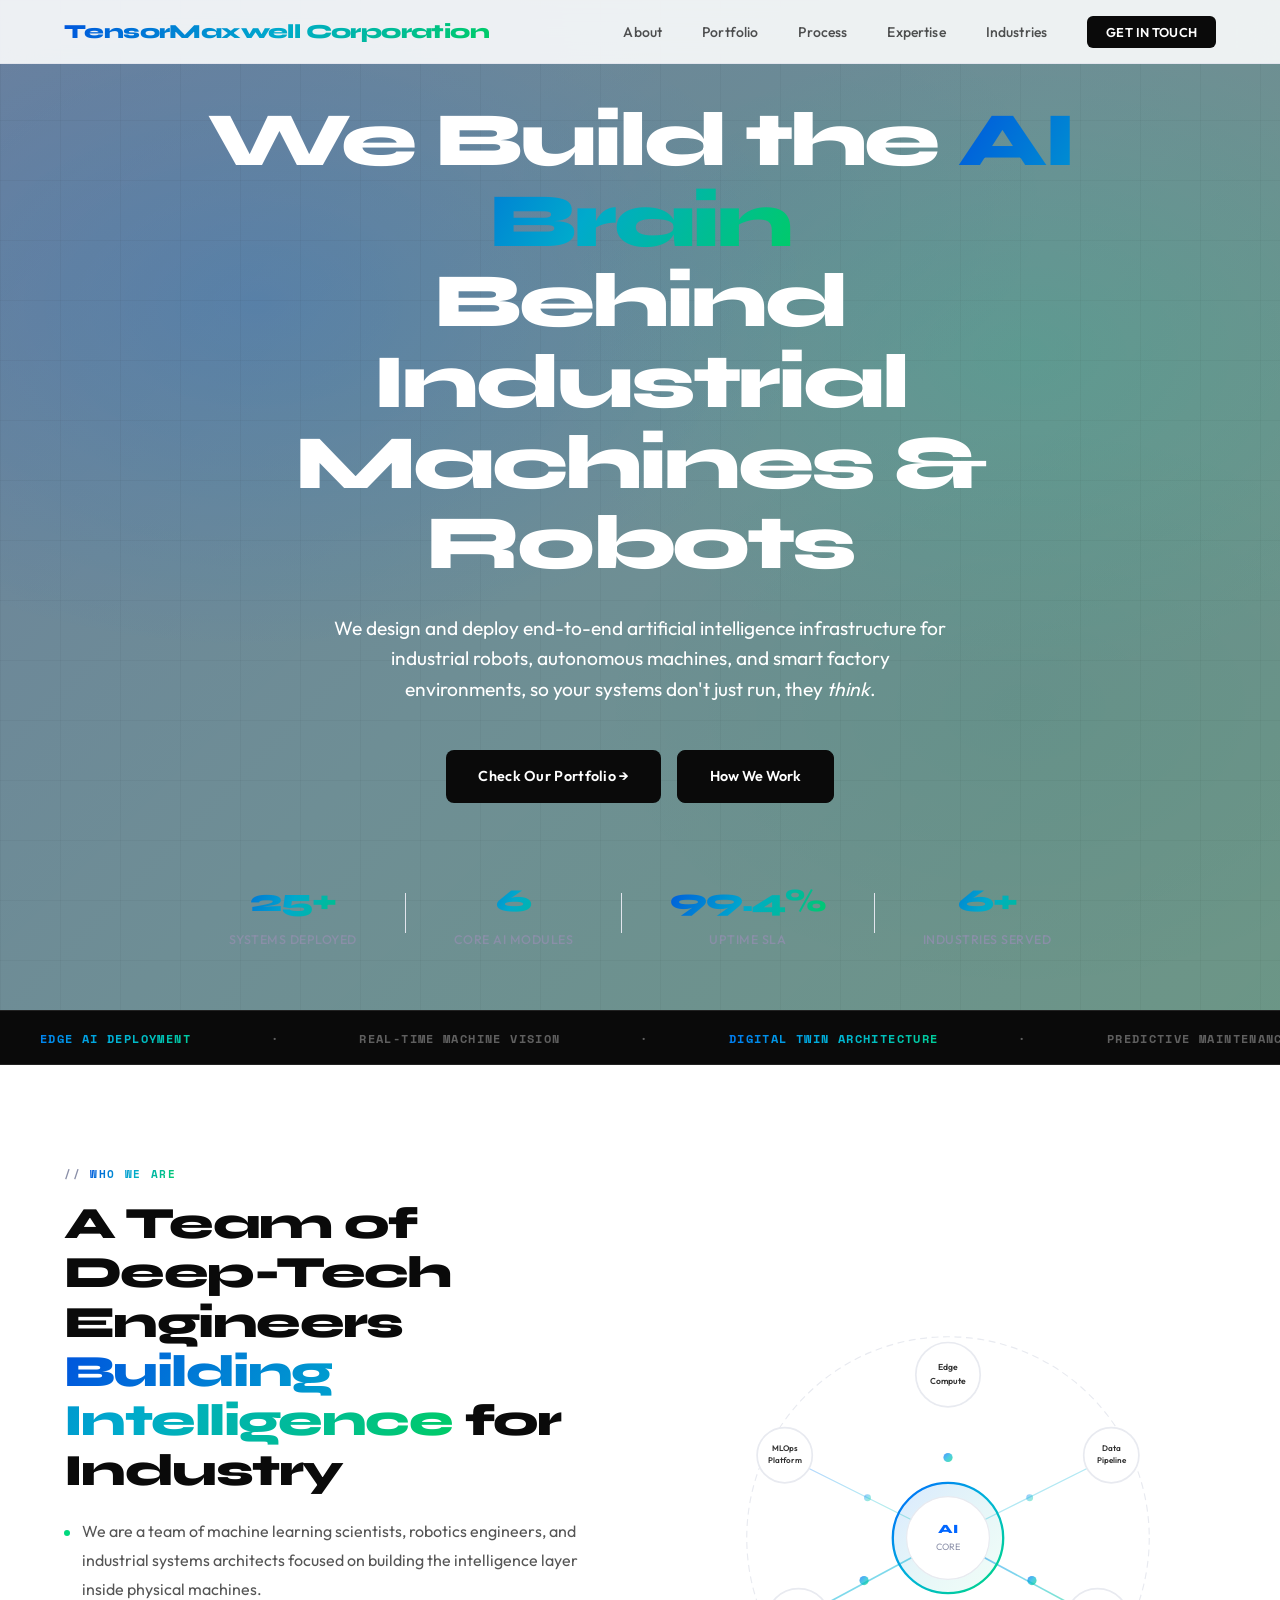
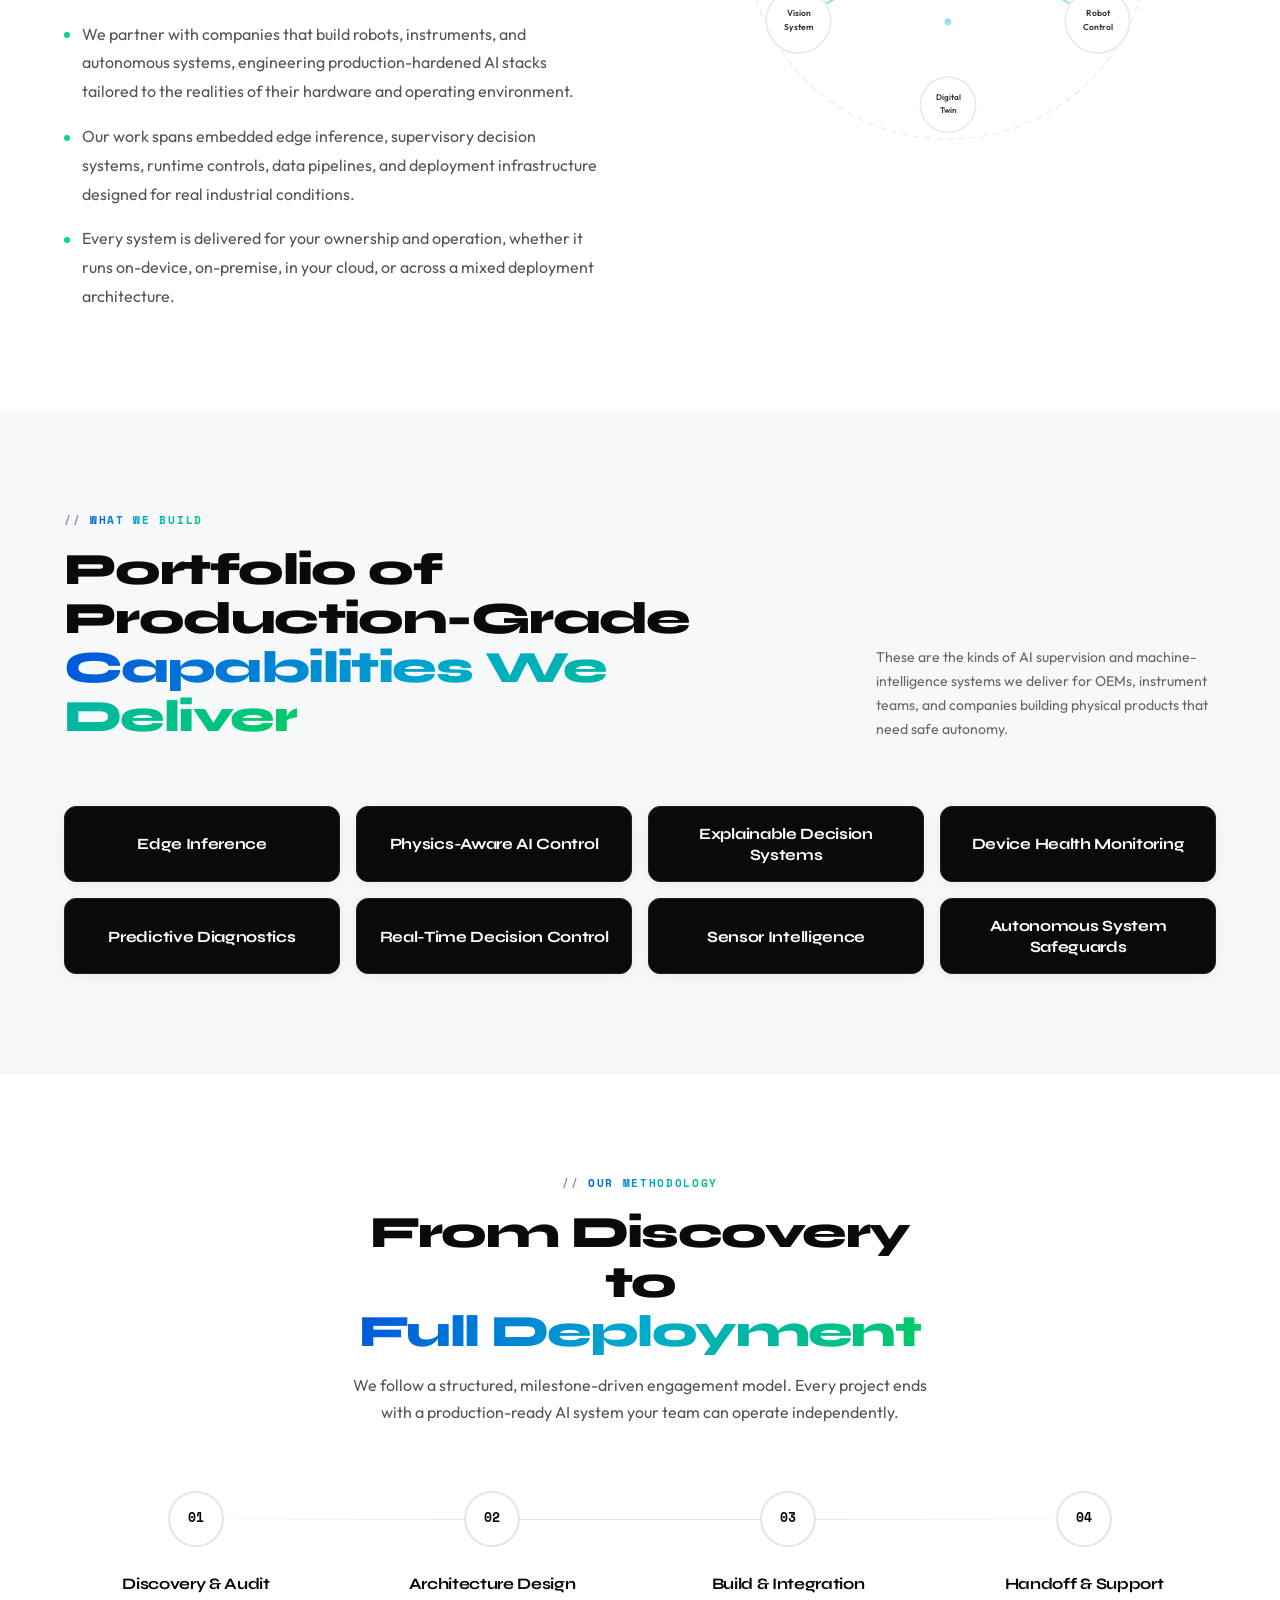
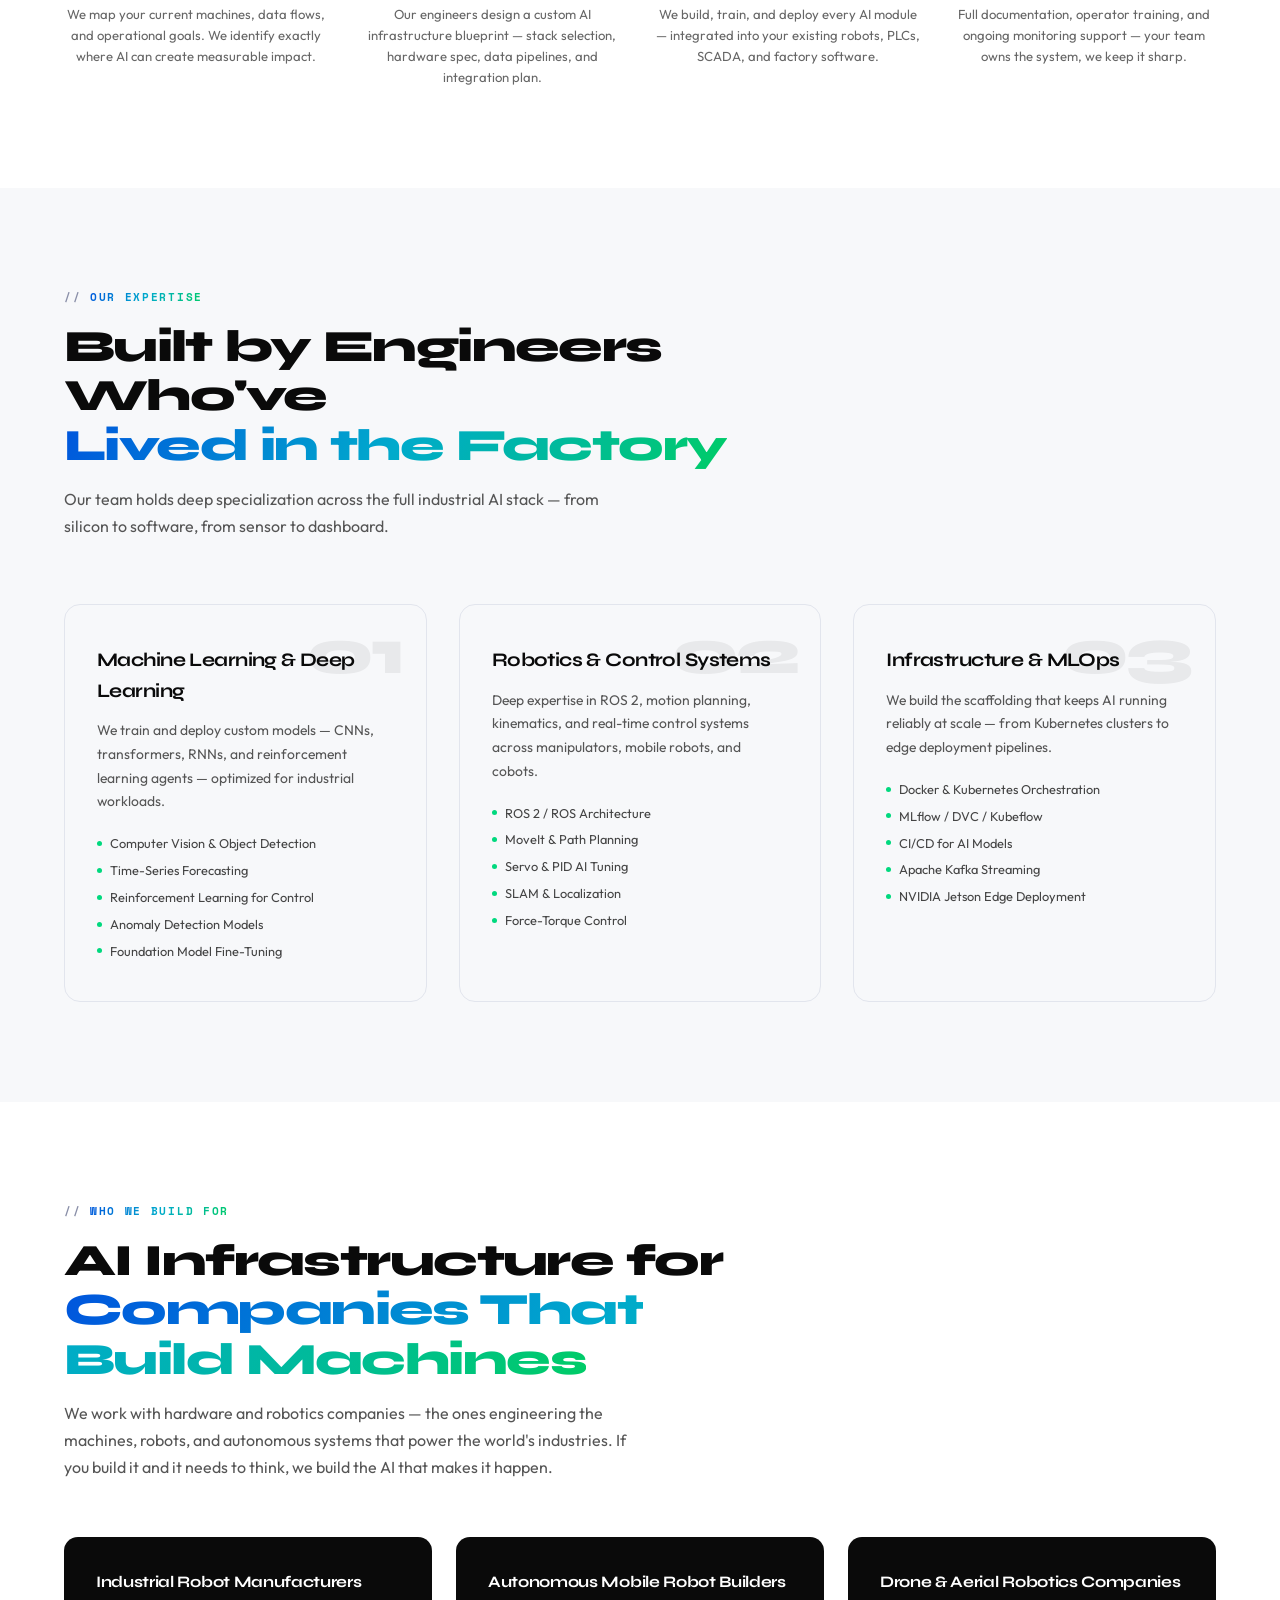
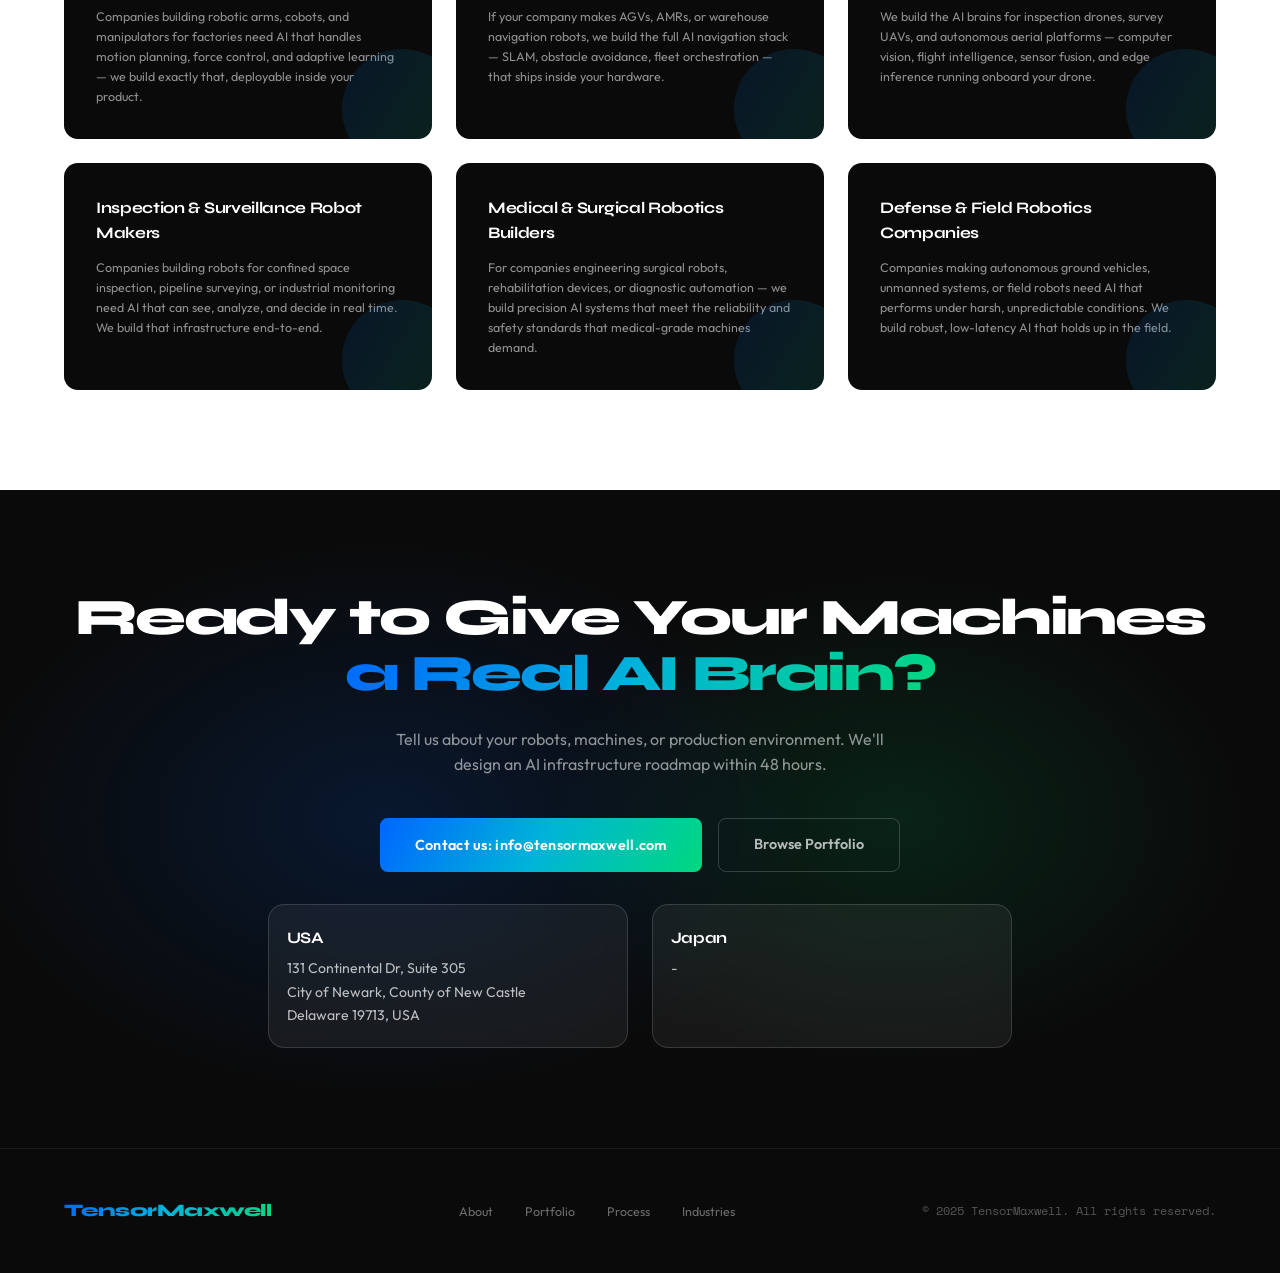
<file: index.html>
<!DOCTYPE html>
<html lang="en">
<head>
  <meta charset="UTF-8" />
  <meta name="viewport" content="width=device-width, initial-scale=1.0"/>
  <title>TensorMaxwell — Industrial AI Infrastructure</title>
  <link rel="preconnect" href="https://fonts.googleapis.com">
  <link rel="preconnect" href="https://fonts.gstatic.com" crossorigin>
  <link href="https://fonts.googleapis.com/css2?family=Syne:wght@400;600;700;800&family=Outfit:wght@300;400;500;600&family=Space+Mono:wght@400;700&display=swap" rel="stylesheet">
  <style>
    :root {
      --black: #0a0a0a;
      --white: #ffffff;
      --off-white: #f7f8fa;
      --light-gray: #eef0f4;
      --mid-gray: #8a8fa8;
      --border: #e2e5ed;
      --grad-start: #0066ff;
      --grad-mid: #00b4d8;
      --grad-end: #00d97e;
      --grad: linear-gradient(120deg, var(--grad-start), var(--grad-mid), var(--grad-end));
      --grad-text: linear-gradient(120deg, #0055dd, #00aacc, #00cc66);
      --shadow-sm: 0 2px 12px rgba(0,0,0,0.06);
      --shadow-md: 0 8px 32px rgba(0,0,0,0.10);
      --shadow-hover: 0 20px 50px rgba(0,100,255,0.12);
    }

    * { margin: 0; padding: 0; box-sizing: border-box; }

    html { scroll-behavior: smooth; }

    body {
      background: var(--white);
      color: var(--black);
      font-family: 'Outfit', sans-serif;
      font-weight: 400;
      overflow-x: hidden;
      line-height: 1.6;
    }

    /* ── NAV ── */
    nav {
      position: fixed;
      top: 0; left: 0; right: 0;
      z-index: 100;
      background: rgba(255,255,255,0.88);
      backdrop-filter: blur(18px);
      border-bottom: 1px solid var(--border);
      padding: 0 5%;
      height: 64px;
      display: flex;
      align-items: center;
      justify-content: space-between;
    }

    .nav-logo {
      font-family: 'Syne', sans-serif;
      font-weight: 800;
      font-size: 1.25rem;
      letter-spacing: -0.03em;
      background: var(--grad-text);
      -webkit-background-clip: text;
      -webkit-text-fill-color: transparent;
      background-clip: text;
    }

    .nav-links {
      display: flex;
      gap: 2.5rem;
      list-style: none;
    }

    .nav-links a {
      font-size: 0.875rem;
      font-weight: 500;
      color: var(--black);
      text-decoration: none;
      letter-spacing: 0.01em;
      opacity: 0.7;
      transition: opacity 0.2s;
    }

    .nav-links a:hover { opacity: 1; }

    .nav-cta {
      background: var(--black);
      color: var(--white) !important;
      opacity: 1 !important;
      padding: 0.5rem 1.2rem;
      border-radius: 6px;
      font-size: 0.8rem !important;
      font-weight: 600 !important;
      letter-spacing: 0.04em;
      text-transform: uppercase;
      transition: background 0.2s, transform 0.15s !important;
    }

    .nav-cta:hover { background: #1a1a1a !important; transform: translateY(-1px); }

    /* ── HERO ── */
    .hero {
      min-height: 100vh;
      display: flex;
      flex-direction: column;
      align-items: center;
      justify-content: center;
      padding: 100px 5% 60px;
      position: relative;
      overflow: hidden;
      text-align: center;
    }

    .hero-video-wrap {
      position: absolute;
      inset: 0;
      overflow: hidden;
      z-index: 0;
      pointer-events: none;
    }

    .hero-video {
      width: 100%;
      height: 100%;
      object-fit: cover;
      filter: blur(3px) saturate(1.08) brightness(0.62);
      transform: scale(1.01);
    }

    .hero-video-wrap::after {
      content: '';
      position: absolute;
      inset: 0;
      background:
        linear-gradient(135deg, rgba(0, 102, 255, 0.18), rgba(0, 180, 216, 0.16), rgba(0, 217, 126, 0.18)),
        radial-gradient(ellipse 800px 500px at 20% 30%, rgba(0, 102, 255, 0.14) 0%, transparent 70%),
        radial-gradient(ellipse 680px 460px at 80% 35%, rgba(0, 217, 126, 0.14) 0%, transparent 70%),
        rgba(8, 16, 18, 0.5);
    }

    .hero::before {
      content: '';
      position: absolute;
      inset: 0;
      background:
        radial-gradient(ellipse 700px 500px at 20% 30%, rgba(0,102,255,0.06) 0%, transparent 70%),
        radial-gradient(ellipse 600px 400px at 80% 70%, rgba(0,217,126,0.07) 0%, transparent 70%),
        radial-gradient(ellipse 400px 300px at 60% 20%, rgba(0,180,216,0.05) 0%, transparent 70%);
      pointer-events: none;
    }

    /* Grid overlay */
    .hero::after {
      content: '';
      position: absolute;
      inset: 0;
      background-image:
        linear-gradient(rgba(0,0,0,0.035) 1px, transparent 1px),
        linear-gradient(90deg, rgba(0,0,0,0.035) 1px, transparent 1px);
      background-size: 60px 60px;
      pointer-events: none;
    }

    .hero-badge {
      display: inline-flex;
      align-items: center;
      gap: 0.5rem;
      background: var(--off-white);
      border: 1px solid var(--border);
      border-radius: 100px;
      padding: 0.35rem 1rem;
      font-size: 0.75rem;
      font-weight: 600;
      letter-spacing: 0.08em;
      text-transform: uppercase;
      color: var(--mid-gray);
      margin-bottom: 2.5rem;
      position: relative;
      z-index: 1;
      animation: fadeUp 0.7s ease both;
    }

    .badge-dot {
      width: 7px; height: 7px;
      border-radius: 50%;
      background: var(--grad-end);
      animation: pulse 2s infinite;
    }

    @keyframes pulse {
      0%, 100% { box-shadow: 0 0 0 0 rgba(0,217,126,0.5); }
      50% { box-shadow: 0 0 0 6px rgba(0,217,126,0); }
    }

    .hero h1 {
      font-family: 'Syne', sans-serif;
      font-weight: 800;
      font-size: clamp(2.8rem, 6vw, 5.5rem);
      line-height: 1.05;
      letter-spacing: -0.04em;
      max-width: 900px;
      color: var(--white);
      position: relative;
      z-index: 1;
      animation: fadeUp 0.7s 0.1s ease both;
    }

    .hero h1 .grad-word {
      background: var(--grad-text);
      -webkit-background-clip: text;
      -webkit-text-fill-color: transparent;
      background-clip: text;
    }

    .hero p {
      font-size: clamp(1rem, 1.6vw, 1.2rem);
      color: var(--white);
      max-width: 620px;
      margin: 1.8rem auto 0;
      font-weight: 400;
      position: relative;
      z-index: 1;
      animation: fadeUp 0.7s 0.2s ease both;
    }

    .hero-btns {
      display: flex;
      gap: 1rem;
      margin-top: 2.8rem;
      position: relative;
      z-index: 1;
      animation: fadeUp 0.7s 0.3s ease both;
      flex-wrap: wrap;
      justify-content: center;
    }

    .btn-primary {
      background: var(--black);
      color: var(--white);
      padding: 0.9rem 2rem;
      border-radius: 8px;
      font-size: 0.9rem;
      font-weight: 600;
      text-decoration: none;
      letter-spacing: 0.02em;
      transition: transform 0.2s, box-shadow 0.2s;
      display: inline-flex; align-items: center; gap: 0.5rem;
    }

    .btn-primary:hover { transform: translateY(-2px); box-shadow: 0 8px 24px rgba(0,0,0,0.2); }

    .btn-outline {
      background: var(--black);
      color: var(--white);
      padding: 0.9rem 2rem;
      border-radius: 8px;
      font-size: 0.9rem;
      font-weight: 600;
      text-decoration: none;
      border: 1.5px solid var(--black);
      transition: background 0.2s, border-color 0.2s, transform 0.2s, box-shadow 0.2s;
      display: inline-flex; align-items: center; gap: 0.5rem;
    }

    .btn-outline:hover {
      background: #1a1a1a;
      border-color: #1a1a1a;
      transform: translateY(-2px);
      box-shadow: 0 8px 24px rgba(0,0,0,0.2);
    }

    .hero-stats {
      display: flex;
      gap: 3rem;
      margin-top: 4.5rem;
      position: relative;
      z-index: 1;
      animation: fadeUp 0.7s 0.4s ease both;
      flex-wrap: wrap;
      justify-content: center;
    }

    .stat {
      text-align: center;
    }

    .stat-num {
      font-family: 'Syne', sans-serif;
      font-weight: 800;
      font-size: 2rem;
      letter-spacing: -0.04em;
      background: var(--grad-text);
      -webkit-background-clip: text;
      -webkit-text-fill-color: transparent;
      background-clip: text;
    }

    .stat-label {
      font-size: 0.78rem;
      color: var(--mid-gray);
      font-weight: 500;
      letter-spacing: 0.04em;
      text-transform: uppercase;
      margin-top: 0.2rem;
    }

    .stat-divider {
      width: 1px;
      background: var(--border);
      height: 40px;
      align-self: center;
    }

    @keyframes fadeUp {
      from { opacity: 0; transform: translateY(28px); }
      to { opacity: 1; transform: translateY(0); }
    }

    /* ── SECTION WRAPPER ── */
    section { padding: 100px 5%; }

    .section-label {
      font-family: 'Space Mono', monospace;
      font-size: 0.7rem;
      font-weight: 700;
      letter-spacing: 0.15em;
      text-transform: uppercase;
      color: var(--mid-gray);
      margin-bottom: 1rem;
    }

    .section-label span {
      background: var(--grad-text);
      -webkit-background-clip: text;
      -webkit-text-fill-color: transparent;
      background-clip: text;
    }

    .section-heading {
      font-family: 'Syne', sans-serif;
      font-weight: 800;
      font-size: clamp(2rem, 3.5vw, 3rem);
      letter-spacing: -0.035em;
      line-height: 1.1;
      max-width: 700px;
    }

    .section-heading .grad {
      background: var(--grad-text);
      -webkit-background-clip: text;
      -webkit-text-fill-color: transparent;
      background-clip: text;
    }

    .section-sub {
      font-size: 1rem;
      color: #555;
      max-width: 580px;
      margin-top: 1rem;
      line-height: 1.7;
    }

    /* ── MARQUEE BAND ── */
    .marquee-band {
      background: var(--black);
      padding: 14px 0;
      overflow: hidden;
      white-space: nowrap;
      border-top: 1px solid #222;
      border-bottom: 1px solid #222;
    }

    .marquee-track {
      display: inline-flex;
      gap: 0;
      animation: marquee 28s linear infinite;
    }

    .marquee-item {
      font-family: 'Space Mono', monospace;
      font-size: 0.72rem;
      font-weight: 700;
      letter-spacing: 0.12em;
      text-transform: uppercase;
      padding: 0 2.5rem;
      color: rgba(255,255,255,0.35);
      flex-shrink: 0;
    }

    .marquee-item.accent {
      background: var(--grad);
      -webkit-background-clip: text;
      -webkit-text-fill-color: transparent;
      background-clip: text;
      opacity: 1;
    }

    @keyframes marquee {
      from { transform: translateX(0); }
      to { transform: translateX(-50%); }
    }

    /* ── ABOUT ── */
    .about-grid {
      display: grid;
      grid-template-columns: 1fr 1fr;
      gap: 5rem;
      align-items: center;
    }

    .about-visual {
      position: relative;
    }

    .about-diagram {
      width: 100%;
      aspect-ratio: 1;
      max-width: 460px;
      margin: 0 auto;
      display: block;
    }

    .about-tags {
      display: flex;
      flex-wrap: wrap;
      gap: 0.6rem;
      margin-top: 2rem;
    }

    .tag {
      background: var(--light-gray);
      border: 1px solid var(--border);
      padding: 0.3rem 0.85rem;
      border-radius: 100px;
      font-size: 0.75rem;
      font-weight: 500;
      color: #444;
      font-family: 'Space Mono', monospace;
      letter-spacing: 0.04em;
    }

    .about-points {
      list-style: none;
      margin-top: 1.4rem;
      display: grid;
      gap: 1rem;
    }

    .about-points li {
      position: relative;
      padding-left: 1.15rem;
      font-size: 1rem;
      color: #555;
      line-height: 1.8;
    }

    .about-points li::before {
      content: '';
      position: absolute;
      top: 0.8rem;
      left: 0;
      width: 6px;
      height: 6px;
      border-radius: 50%;
      background: var(--grad-end);
    }

    /* ── PORTFOLIO TABS ── */
    .capabilities { background: var(--off-white); }

    .cap-header {
      display: flex;
      justify-content: space-between;
      align-items: flex-end;
      margin-bottom: 4rem;
      flex-wrap: wrap;
      gap: 2rem;
    }

    .cards-grid {
      display: grid;
      grid-template-columns: repeat(4, 1fr);
      gap: 1rem;
    }

    .portfolio-tab {
      background: var(--black);
      color: var(--white);
      text-decoration: none;
      border-radius: 12px;
      padding: 1rem 1.1rem;
      min-height: 72px;
      display: flex;
      align-items: center;
      justify-content: center;
      text-align: center;
      border: 1px solid #1f1f1f;
      transition: transform 0.25s, box-shadow 0.25s, background 0.25s;
      box-shadow: var(--shadow-sm);
    }

    .portfolio-tab:hover {
      background: #171717;
      transform: translateY(-3px);
      box-shadow: 0 16px 36px rgba(0,0,0,0.16);
    }

    .portfolio-tab span {
      font-family: 'Syne', sans-serif;
      font-weight: 700;
      font-size: 0.98rem;
      letter-spacing: -0.02em;
      line-height: 1.35;
    }

    /* ── HOW WE WORK ── */
    .process-steps {
      display: grid;
      grid-template-columns: repeat(4, 1fr);
      gap: 2rem;
      margin-top: 4rem;
      position: relative;
    }

    .process-steps::before {
      content: '';
      position: absolute;
      top: 28px; left: 10%; right: 10%;
      height: 1px;
      background: linear-gradient(90deg, transparent, var(--border), var(--border), transparent);
      z-index: 0;
    }

    .step {
      text-align: center;
      position: relative;
      z-index: 1;
    }

    .step-circle {
      width: 56px; height: 56px;
      border-radius: 50%;
      background: var(--white);
      border: 2px solid var(--border);
      display: flex; align-items: center; justify-content: center;
      font-family: 'Space Mono', monospace;
      font-size: 0.8rem;
      font-weight: 700;
      color: var(--black);
      margin: 0 auto 1.5rem;
      transition: border-color 0.3s, box-shadow 0.3s;
      position: relative;
    }

    .step:hover .step-circle {
      border-color: #0066ff;
      box-shadow: 0 0 0 6px rgba(0,102,255,0.08);
    }

    .step-circle::after {
      content: '';
      position: absolute;
      inset: -4px;
      border-radius: 50%;
      background: var(--grad);
      z-index: -1;
      opacity: 0;
      transition: opacity 0.3s;
    }

    .step:hover .step-circle::after { opacity: 0.15; }

    .step h4 {
      font-family: 'Syne', sans-serif;
      font-weight: 700;
      font-size: 1rem;
      margin-bottom: 0.5rem;
      letter-spacing: -0.02em;
    }

    .step p {
      font-size: 0.82rem;
      color: #666;
      line-height: 1.6;
    }

    /* ── EXPERTISE PILLARS ── */
    .pillars {
      display: grid;
      grid-template-columns: repeat(3, 1fr);
      gap: 2rem;
      margin-top: 4rem;
    }

    .pillar {
      border: 1px solid var(--border);
      border-radius: 16px;
      padding: 2.5rem 2rem;
      position: relative;
      overflow: hidden;
      transition: transform 0.3s, box-shadow 0.3s;
    }

    .pillar:hover {
      transform: translateY(-6px);
      box-shadow: var(--shadow-hover);
    }

    .pillar-num {
      font-family: 'Syne', sans-serif;
      font-weight: 800;
      font-size: 4rem;
      opacity: 0.06;
      position: absolute;
      top: 1rem; right: 1.5rem;
      letter-spacing: -0.05em;
      line-height: 1;
    }

    .pillar h3 {
      font-family: 'Syne', sans-serif;
      font-weight: 700;
      font-size: 1.2rem;
      letter-spacing: -0.03em;
      margin-bottom: 0.8rem;
    }

    .pillar p {
      font-size: 0.87rem;
      color: #555;
      line-height: 1.7;
    }

    .pillar-list {
      list-style: none;
      margin-top: 1.2rem;
      display: flex;
      flex-direction: column;
      gap: 0.4rem;
    }

    .pillar-list li {
      font-size: 0.8rem;
      color: #444;
      display: flex;
      align-items: center;
      gap: 0.5rem;
    }

    .pillar-list li::before {
      content: '';
      width: 5px; height: 5px;
      border-radius: 50%;
      background: var(--grad-end);
      flex-shrink: 0;
    }

    /* ── INDUSTRIES ── */
    .industries-grid {
      display: grid;
      grid-template-columns: repeat(3, 1fr);
      gap: 1.5rem;
      margin-top: 3.5rem;
    }

    .industry-card {
      background: var(--black);
      border-radius: 14px;
      padding: 2rem;
      color: var(--white);
      position: relative;
      overflow: hidden;
      transition: transform 0.3s;
    }

    .industry-card:hover { transform: translateY(-4px); }

    .industry-card::before {
      content: '';
      position: absolute;
      bottom: -30px; right: -30px;
      width: 120px; height: 120px;
      border-radius: 50%;
      background: var(--grad);
      opacity: 0.12;
      transition: opacity 0.3s;
    }

    .industry-card:hover::before { opacity: 0.2; }

    .industry-card h4 {
      font-family: 'Syne', sans-serif;
      font-weight: 700;
      font-size: 1rem;
      margin-bottom: 0.75rem;
      letter-spacing: -0.02em;
    }

    .industry-card p {
      font-size: 0.78rem;
      color: rgba(255,255,255,0.55);
      line-height: 1.6;
    }

    /* ── CTA BANNER ── */
    .cta-section {
      background: var(--black);
      text-align: center;
      padding: 100px 5%;
      position: relative;
      overflow: hidden;
    }

    .cta-section::before {
      content: '';
      position: absolute;
      inset: 0;
      background:
        radial-gradient(ellipse 600px 400px at 30% 50%, rgba(0,102,255,0.15) 0%, transparent 70%),
        radial-gradient(ellipse 500px 350px at 70% 50%, rgba(0,217,126,0.12) 0%, transparent 70%);
      pointer-events: none;
    }

    .cta-section h2 {
      font-family: 'Syne', sans-serif;
      font-weight: 800;
      font-size: clamp(2rem, 4vw, 3.5rem);
      letter-spacing: -0.04em;
      color: var(--white);
      position: relative;
      z-index: 1;
      line-height: 1.1;
    }

    .cta-section h2 .grad {
      background: var(--grad);
      -webkit-background-clip: text;
      -webkit-text-fill-color: transparent;
      background-clip: text;
    }

    .cta-section p {
      color: rgba(255,255,255,0.55);
      font-size: 1rem;
      max-width: 500px;
      margin: 1.5rem auto 0;
      position: relative;
      z-index: 1;
    }

    .cta-btns {
      display: flex;
      gap: 1rem;
      justify-content: center;
      margin-top: 2.5rem;
      position: relative;
      z-index: 1;
      flex-wrap: wrap;
    }

    .office-grid {
      display: grid;
      grid-template-columns: repeat(2, minmax(260px, 360px));
      gap: 1.5rem;
      justify-content: center;
      margin: 2rem auto 0;
      max-width: 780px;
      position: relative;
      z-index: 1;
    }

    .office-card {
      background: rgba(255,255,255,0.06);
      border: 1px solid rgba(255,255,255,0.14);
      border-radius: 16px;
      padding: 1.25rem 1.1rem;
      text-align: left;
      backdrop-filter: blur(12px);
    }

    .office-card h4 {
      font-family: 'Syne', sans-serif;
      font-size: 1rem;
      font-weight: 700;
      color: var(--white);
      margin-bottom: 0.45rem;
      letter-spacing: -0.02em;
    }

    .office-card p {
      margin: 0;
      font-size: 0.88rem;
      color: rgba(255,255,255,0.72);
      line-height: 1.65;
    }

    .btn-grad {
      background: var(--grad);
      color: var(--white);
      padding: 0.9rem 2.2rem;
      border-radius: 8px;
      font-size: 0.9rem;
      font-weight: 600;
      text-decoration: none;
      letter-spacing: 0.02em;
      transition: transform 0.2s, box-shadow 0.2s;
    }

    .btn-grad:hover {
      transform: translateY(-2px);
      box-shadow: 0 10px 30px rgba(0,180,216,0.35);
    }

    .btn-static {
      cursor: pointer;
      user-select: none;
      border: none;
      display: inline-flex;
      align-items: center;
      justify-content: center;
      font-family: inherit;
    }

    .btn-ghost {
      background: transparent;
      color: rgba(255,255,255,0.7);
      padding: 0.9rem 2.2rem;
      border-radius: 8px;
      font-size: 0.9rem;
      font-weight: 600;
      text-decoration: none;
      border: 1.5px solid rgba(255,255,255,0.18);
      transition: border-color 0.2s, color 0.2s;
    }

    .btn-ghost:hover {
      border-color: rgba(255,255,255,0.4);
      color: var(--white);
    }

    /* ── FOOTER ── */
    footer {
      background: var(--black);
      border-top: 1px solid #1a1a1a;
      padding: 3rem 5%;
      display: flex;
      align-items: center;
      justify-content: space-between;
      flex-wrap: wrap;
      gap: 1.5rem;
    }

    .footer-logo {
      font-family: 'Syne', sans-serif;
      font-weight: 800;
      font-size: 1.1rem;
      letter-spacing: -0.03em;
      background: var(--grad);
      -webkit-background-clip: text;
      -webkit-text-fill-color: transparent;
      background-clip: text;
    }

    .footer-copy {
      font-size: 0.78rem;
      color: rgba(255,255,255,0.3);
      font-family: 'Space Mono', monospace;
    }

    .footer-links {
      display: flex;
      gap: 2rem;
      list-style: none;
    }

    .footer-links a {
      font-size: 0.78rem;
      color: rgba(255,255,255,0.4);
      text-decoration: none;
      transition: color 0.2s;
    }

    .footer-links a:hover { color: rgba(255,255,255,0.8); }

    /* ── SCROLL REVEAL ── */
    .reveal {
      opacity: 0;
      transform: translateY(30px);
      transition: opacity 0.7s ease, transform 0.7s ease;
    }

    .reveal.visible {
      opacity: 1;
      transform: translateY(0);
    }

    /* ── RESPONSIVE ── */
    @media (max-width: 1100px) {
      .cards-grid { grid-template-columns: repeat(3, 1fr); }
    }

    @media (max-width: 900px) {
      .about-grid { grid-template-columns: 1fr; }
      .cards-grid { grid-template-columns: repeat(2, 1fr); }
      .process-steps { grid-template-columns: repeat(2, 1fr); }
      .process-steps::before { display: none; }
      .pillars { grid-template-columns: 1fr 1fr; }
      .industries-grid { grid-template-columns: 1fr 1fr; }
      .office-grid { grid-template-columns: 1fr; }
      .nav-links { display: none; }
    }

    @media (max-width: 600px) {
      .cards-grid { grid-template-columns: 1fr; }
      .pillars { grid-template-columns: 1fr; }
      .industries-grid { grid-template-columns: 1fr; }
      .process-steps { grid-template-columns: 1fr; }
      .hero-stats { gap: 1.5rem; }
      .stat-divider { display: none; }
    }
  </style>
</head>
<body>

<!-- ── NAVIGATION ── -->
<nav>
  <div class="nav-logo">TensorMaxwell Corporation</div>
  <ul class="nav-links">
    <li><a href="#about">About</a></li>
    <li><a href="#capabilities">Portfolio</a></li>
    <!-- <li><a href="clients.html">Clients</a></li> -->
    <li><a href="#process">Process</a></li>
    <li><a href="#expertise">Expertise</a></li>
    <li><a href="#industries">Industries</a></li>
    <li><a href="#contact" class="nav-cta">Get in Touch</a></li>
  </ul>
</nav>

<!-- ── HERO ── -->
<section class="hero" id="hero">
  <div class="hero-video-wrap">
    <video class="hero-video" autoplay muted loop playsinline preload="auto">
      <source src="Website Intro.mp4" type="video/mp4">
    </video>
  </div>
  <h1>
    We Build the <span class="grad-word">AI Brain</span><br/>
    Behind Industrial<br/>Machines & Robots
  </h1>

  <p>
    We design and deploy end-to-end artificial intelligence infrastructure for
    industrial robots, autonomous machines, and smart factory environments, so
    your systems don't just run, they <em>think</em>.
  </p>

  <div class="hero-btns">
    <a href="#capabilities" class="btn-primary">
      Check Our Portfolio →
    </a>
    <a href="#process" class="btn-outline">
      How We Work
    </a>
  </div>

  <div class="hero-stats">
    <div class="stat">
      <div class="stat-num">25+</div>
      <div class="stat-label">Systems Deployed</div>
    </div>
    <div class="stat-divider"></div>
    <div class="stat">
      <div class="stat-num">6</div>
      <div class="stat-label">Core AI Modules</div>
    </div>
    <div class="stat-divider"></div>
    <div class="stat">
      <div class="stat-num">99.4%</div>
      <div class="stat-label">Uptime SLA</div>
    </div>
    <div class="stat-divider"></div>
    <div class="stat">
      <div class="stat-num">6+</div>
      <div class="stat-label">Industries Served</div>
    </div>
  </div>
</section>

<!-- ── MARQUEE ── -->
<div class="marquee-band">
  <div class="marquee-track">
    <span class="marquee-item accent">Edge AI Deployment</span>
    <span class="marquee-item">·</span>
    <span class="marquee-item">Real-Time Machine Vision</span>
    <span class="marquee-item">·</span>
    <span class="marquee-item accent">Digital Twin Architecture</span>
    <span class="marquee-item">·</span>
    <span class="marquee-item">Predictive Maintenance</span>
    <span class="marquee-item">·</span>
    <span class="marquee-item accent">Robot Motion Planning</span>
    <span class="marquee-item">·</span>
    <span class="marquee-item">Industrial IoT Integration</span>
    <span class="marquee-item">·</span>
    <span class="marquee-item accent">MLOps Pipelines</span>
    <span class="marquee-item">·</span>
    <span class="marquee-item">Autonomous Navigation</span>
    <span class="marquee-item">·</span>
    <span class="marquee-item accent">Federated Learning</span>
    <span class="marquee-item">·</span>
    <span class="marquee-item">AI Safety Systems</span>
    <span class="marquee-item">·</span>

    <!-- duplicate for seamless loop -->
    <span class="marquee-item accent">Edge AI Deployment</span>
    <span class="marquee-item">·</span>
    <span class="marquee-item">Real-Time Machine Vision</span>
    <span class="marquee-item">·</span>
    <span class="marquee-item accent">Digital Twin Architecture</span>
    <span class="marquee-item">·</span>
    <span class="marquee-item">Predictive Maintenance</span>
    <span class="marquee-item">·</span>
    <span class="marquee-item accent">Robot Motion Planning</span>
    <span class="marquee-item">·</span>
    <span class="marquee-item">Industrial IoT Integration</span>
    <span class="marquee-item">·</span>
    <span class="marquee-item accent">MLOps Pipelines</span>
    <span class="marquee-item">·</span>
    <span class="marquee-item">Autonomous Navigation</span>
    <span class="marquee-item">·</span>
    <span class="marquee-item accent">Federated Learning</span>
    <span class="marquee-item">·</span>
    <span class="marquee-item">AI Safety Systems</span>
    <span class="marquee-item">·</span>
  </div>
</div>

<!-- ── ABOUT ── -->
<section id="about">
  <div class="about-grid">
    <div class="about-text reveal">
      <div class="section-label">// <span>Who We Are</span></div>
      <h2 class="section-heading">
        A Team of Deep-Tech Engineers <span class="grad">Building Intelligence</span> for Industry
      </h2>
      <ul class="about-points">
        <li>We are a team of machine learning scientists, robotics engineers, and industrial systems architects focused on building the intelligence layer inside physical machines.</li>
        <li>We partner with companies that build robots, instruments, and autonomous systems, engineering production-hardened AI stacks tailored to the realities of their hardware and operating environment.</li>
        <li>Our work spans embedded edge inference, supervisory decision systems, runtime controls, data pipelines, and deployment infrastructure designed for real industrial conditions.</li>
        <li>Every system is delivered for your ownership and operation, whether it runs on-device, on-premise, in your cloud, or across a mixed deployment architecture.</li>
      </ul>
    </div>

    <!-- SVG Architecture Diagram -->
    <div class="about-visual reveal">
      <svg class="about-diagram" viewBox="0 0 400 400" xmlns="http://www.w3.org/2000/svg">
        <defs>
          <linearGradient id="g1" x1="0%" y1="0%" x2="100%" y2="100%">
            <stop offset="0%" style="stop-color:#0066ff;stop-opacity:1"/>
            <stop offset="50%" style="stop-color:#00b4d8;stop-opacity:1"/>
            <stop offset="100%" style="stop-color:#00d97e;stop-opacity:1"/>
          </linearGradient>
          <linearGradient id="g2" x1="0%" y1="0%" x2="100%" y2="100%">
            <stop offset="0%" style="stop-color:#0066ff;stop-opacity:0.15"/>
            <stop offset="100%" style="stop-color:#00d97e;stop-opacity:0.05"/>
          </linearGradient>
        </defs>

        <!-- Outer ring -->
        <circle cx="200" cy="200" r="175" fill="none" stroke="#e8eaf0" stroke-width="1" stroke-dasharray="6 4"/>

        <!-- Connection lines -->
        <line x1="200" y1="200" x2="200" y2="60" stroke="url(#g1)" stroke-width="1.5" opacity="0.5"/>
        <line x1="200" y1="200" x2="330" y2="270" stroke="url(#g1)" stroke-width="1.5" opacity="0.5"/>
        <line x1="200" y1="200" x2="70" y2="270" stroke="url(#g1)" stroke-width="1.5" opacity="0.5"/>
        <line x1="200" y1="200" x2="340" y2="130" stroke="url(#g1)" stroke-width="1" opacity="0.3"/>
        <line x1="200" y1="200" x2="60" y2="130" stroke="url(#g1)" stroke-width="1" opacity="0.3"/>
        <line x1="200" y1="200" x2="200" y2="345" stroke="url(#g1)" stroke-width="1" opacity="0.3"/>

        <!-- Center core -->
        <circle cx="200" cy="200" r="48" fill="url(#g2)" stroke="url(#g1)" stroke-width="2"/>
        <circle cx="200" cy="200" r="36" fill="white" stroke="#e8eaf0" stroke-width="1"/>
        <text x="200" y="196" text-anchor="middle" font-family="Syne,sans-serif" font-weight="800" font-size="11" fill="#0066ff">AI</text>
        <text x="200" y="210" text-anchor="middle" font-family="Outfit,sans-serif" font-size="8" fill="#8a8fa8">CORE</text>

        <!-- Nodes -->
        <!-- Top -->
        <circle cx="200" cy="58" r="28" fill="white" stroke="#e8eaf0" stroke-width="1.5"/>
        <text x="200" y="54" text-anchor="middle" font-family="Outfit,sans-serif" font-size="7.5" font-weight="600" fill="#333">Edge</text>
        <text x="200" y="66" text-anchor="middle" font-family="Outfit,sans-serif" font-size="7.5" font-weight="600" fill="#333">Compute</text>

        <!-- Bottom-right -->
        <circle cx="330" cy="272" r="28" fill="white" stroke="#e8eaf0" stroke-width="1.5"/>
        <text x="330" y="268" text-anchor="middle" font-family="Outfit,sans-serif" font-size="7.5" font-weight="600" fill="#333">Robot</text>
        <text x="330" y="280" text-anchor="middle" font-family="Outfit,sans-serif" font-size="7.5" font-weight="600" fill="#333">Control</text>

        <!-- Bottom-left -->
        <circle cx="70" cy="272" r="28" fill="white" stroke="#e8eaf0" stroke-width="1.5"/>
        <text x="70" y="268" text-anchor="middle" font-family="Outfit,sans-serif" font-size="7.5" font-weight="600" fill="#333">Vision</text>
        <text x="70" y="280" text-anchor="middle" font-family="Outfit,sans-serif" font-size="7.5" font-weight="600" fill="#333">System</text>

        <!-- Right -->
        <circle cx="342" cy="128" r="24" fill="white" stroke="#e8eaf0" stroke-width="1.5"/>
        <text x="342" y="124" text-anchor="middle" font-family="Outfit,sans-serif" font-size="7" font-weight="600" fill="#333">Data</text>
        <text x="342" y="135" text-anchor="middle" font-family="Outfit,sans-serif" font-size="7" font-weight="600" fill="#333">Pipeline</text>

        <!-- Left -->
        <circle cx="58" cy="128" r="24" fill="white" stroke="#e8eaf0" stroke-width="1.5"/>
        <text x="58" y="124" text-anchor="middle" font-family="Outfit,sans-serif" font-size="7" font-weight="600" fill="#333">MLOps</text>
        <text x="58" y="135" text-anchor="middle" font-family="Outfit,sans-serif" font-size="7" font-weight="600" fill="#333">Platform</text>

        <!-- Bottom -->
        <circle cx="200" cy="345" r="24" fill="white" stroke="#e8eaf0" stroke-width="1.5"/>
        <text x="200" y="341" text-anchor="middle" font-family="Outfit,sans-serif" font-size="7" font-weight="600" fill="#333">Digital</text>
        <text x="200" y="352" text-anchor="middle" font-family="Outfit,sans-serif" font-size="7" font-weight="600" fill="#333">Twin</text>

        <!-- Gradient dots on lines -->
        <circle cx="200" cy="130" r="4" fill="url(#g1)" opacity="0.7"/>
        <circle cx="273" cy="237" r="4" fill="url(#g1)" opacity="0.7"/>
        <circle cx="127" cy="237" r="4" fill="url(#g1)" opacity="0.7"/>
        <circle cx="271" cy="165" r="3" fill="url(#g1)" opacity="0.4"/>
        <circle cx="130" cy="165" r="3" fill="url(#g1)" opacity="0.4"/>
        <circle cx="200" cy="273" r="3" fill="url(#g1)" opacity="0.4"/>
      </svg>
    </div>
  </div>
</section>

<!-- ── PORTFOLIO TABS ── -->
<section class="capabilities" id="capabilities">
  <div class="cap-header reveal">
    <div>
      <div class="section-label">// <span>What We Build</span></div>
      <h2 class="section-heading">Portfolio of Production-Grade<br/><span class="grad">Capabilities We Deliver</span></h2>
    </div>
    <p style="max-width:340px; font-size:0.88rem; color:#666; line-height:1.7;">
      These are the kinds of AI supervision and machine-intelligence systems we deliver for
      OEMs, instrument teams, and companies building physical products that need safe autonomy.
    </p>
  </div>

  <div class="cards-grid">
    <a class="portfolio-tab reveal" href="edge-inference.html"><span>Edge Inference</span></a>
    <a class="portfolio-tab reveal" href="physics-aware-ai-control.html"><span>Physics-Aware AI Control</span></a>
    <a class="portfolio-tab reveal" href="explainable-decision-systems.html"><span>Explainable Decision Systems</span></a>
    <a class="portfolio-tab reveal" href="device-health-monitoring.html"><span>Device Health Monitoring</span></a>
    <a class="portfolio-tab reveal" href="predictive-diagnostics.html"><span>Predictive Diagnostics</span></a>
    <a class="portfolio-tab reveal" href="real-time-decision-control.html"><span>Real-Time Decision Control</span></a>
    <a class="portfolio-tab reveal" href="sensor-intelligence.html"><span>Sensor Intelligence</span></a>
    <a class="portfolio-tab reveal" href="autonomous-system-safeguards.html"><span>Autonomous System Safeguards</span></a>

  </div>
</section>

<!-- ── HOW WE WORK ── -->
<section id="process">
  <div class="reveal" style="text-align:center; max-width:600px; margin:0 auto;">
    <div class="section-label">// <span>Our Methodology</span></div>
    <h2 class="section-heading" style="margin:0 auto;">
      From Discovery to<br/><span class="grad">Full Deployment</span>
    </h2>
    <p class="section-sub" style="margin: 1rem auto 0;">
      We follow a structured, milestone-driven engagement model. Every project ends
      with a production-ready AI system your team can operate independently.
    </p>
  </div>

  <div class="process-steps">
    <div class="step reveal">
      <div class="step-circle">01</div>
      <h4>Discovery & Audit</h4>
      <p>We map your current machines, data flows, and operational goals. We identify exactly where AI can create measurable impact.</p>
    </div>
    <div class="step reveal">
      <div class="step-circle">02</div>
      <h4>Architecture Design</h4>
      <p>Our engineers design a custom AI infrastructure blueprint — stack selection, hardware spec, data pipelines, and integration plan.</p>
    </div>
    <div class="step reveal">
      <div class="step-circle">03</div>
      <h4>Build & Integration</h4>
      <p>We build, train, and deploy every AI module — integrated into your existing robots, PLCs, SCADA, and factory software.</p>
    </div>
    <div class="step reveal">
      <div class="step-circle">04</div>
      <h4>Handoff & Support</h4>
      <p>Full documentation, operator training, and ongoing monitoring support — your team owns the system, we keep it sharp.</p>
    </div>
  </div>
</section>

<!-- ── EXPERTISE PILLARS ── -->
<section id="expertise" style="background: var(--off-white);">
  <div class="reveal">
    <div class="section-label">// <span>Our Expertise</span></div>
    <h2 class="section-heading">
      Built by Engineers Who've<br/><span class="grad">Lived in the Factory</span>
    </h2>
    <p class="section-sub">
      Our team holds deep specialization across the full industrial AI stack —
      from silicon to software, from sensor to dashboard.
    </p>
  </div>

  <div class="pillars">
    <div class="pillar reveal">
      <div class="pillar-num">01</div>
      <h3>Machine Learning & Deep Learning</h3>
      <p>We train and deploy custom models — CNNs, transformers, RNNs, and reinforcement learning agents — optimized for industrial workloads.</p>
      <ul class="pillar-list">
        <li>Computer Vision & Object Detection</li>
        <li>Time-Series Forecasting</li>
        <li>Reinforcement Learning for Control</li>
        <li>Anomaly Detection Models</li>
        <li>Foundation Model Fine-Tuning</li>
      </ul>
    </div>

    <div class="pillar reveal">
      <div class="pillar-num">02</div>
      <h3>Robotics & Control Systems</h3>
      <p>Deep expertise in ROS 2, motion planning, kinematics, and real-time control systems across manipulators, mobile robots, and cobots.</p>
      <ul class="pillar-list">
        <li>ROS 2 / ROS Architecture</li>
        <li>MoveIt & Path Planning</li>
        <li>Servo & PID AI Tuning</li>
        <li>SLAM & Localization</li>
        <li>Force-Torque Control</li>
      </ul>
    </div>

    <div class="pillar reveal">
      <div class="pillar-num">03</div>
      <h3>Infrastructure & MLOps</h3>
      <p>We build the scaffolding that keeps AI running reliably at scale — from Kubernetes clusters to edge deployment pipelines.</p>
      <ul class="pillar-list">
        <li>Docker & Kubernetes Orchestration</li>
        <li>MLflow / DVC / Kubeflow</li>
        <li>CI/CD for AI Models</li>
        <li>Apache Kafka Streaming</li>
        <li>NVIDIA Jetson Edge Deployment</li>
      </ul>
    </div>
  </div>
</section>

<!-- ── INDUSTRIES ── -->
<section id="industries">
  <div class="reveal">
    <div class="section-label">// <span>Who We Build For</span></div>
    <h2 class="section-heading">
      AI Infrastructure for<br/><span class="grad">Companies That Build Machines</span>
    </h2>
    <p class="section-sub" style="margin-top:1rem;">
      We work with hardware and robotics companies — the ones engineering the machines,
      robots, and autonomous systems that power the world's industries. If you build it
      and it needs to think, we build the AI that makes it happen.
    </p>
  </div>

  <div class="industries-grid">
    <div class="industry-card reveal">
      <h4>Industrial Robot Manufacturers</h4>
      <p>Companies building robotic arms, cobots, and manipulators for factories need AI that handles motion planning, force control, and adaptive learning — we build exactly that, deployable inside your product.</p>
    </div>
    <div class="industry-card reveal">
      <h4>Autonomous Mobile Robot Builders</h4>
      <p>If your company makes AGVs, AMRs, or warehouse navigation robots, we build the full AI navigation stack — SLAM, obstacle avoidance, fleet orchestration — that ships inside your hardware.</p>
    </div>
    <div class="industry-card reveal">
      <h4>Drone & Aerial Robotics Companies</h4>
      <p>We build the AI brains for inspection drones, survey UAVs, and autonomous aerial platforms — computer vision, flight intelligence, sensor fusion, and edge inference running onboard your drone.</p>
    </div>
    <div class="industry-card reveal">
      <h4>Inspection & Surveillance Robot Makers</h4>
      <p>Companies building robots for confined space inspection, pipeline surveying, or industrial monitoring need AI that can see, analyze, and decide in real time. We build that infrastructure end-to-end.</p>
    </div>
    <div class="industry-card reveal">
      <h4>Medical & Surgical Robotics Builders</h4>
      <p>For companies engineering surgical robots, rehabilitation devices, or diagnostic automation — we build precision AI systems that meet the reliability and safety standards that medical-grade machines demand.</p>
    </div>
    <div class="industry-card reveal">
      <h4>Defense & Field Robotics Companies</h4>
      <p>Companies making autonomous ground vehicles, unmanned systems, or field robots need AI that performs under harsh, unpredictable conditions. We build robust, low-latency AI that holds up in the field.</p>
    </div>
  </div>
</section>

<!-- ── CTA ── -->
<section class="cta-section" id="contact">
  <h2>
    Ready to Give Your Machines<br/>
    <span class="grad">a Real AI Brain?</span>
  </h2>
  <p>
    Tell us about your robots, machines, or production environment.
    We'll design an AI infrastructure roadmap within 48 hours.
  </p>
  <div class="cta-btns">
    <button type="button" class="btn-grad btn-static" id="copy-email-btn" data-email="info@tensormaxwell.com">Contact us: info@tensormaxwell.com</button>
    <a href="#capabilities" class="btn-ghost">Browse Portfolio</a>
  </div>
  <div class="office-grid">
    <div class="office-card">
      <h4>USA</h4>
      <p>131 Continental Dr, Suite 305<br/>City of Newark, County of New Castle<br/>Delaware 19713, USA</p>
    </div>
    <div class="office-card">
      <h4>Japan</h4>
      <p>-</p>
    </div>
  </div>
</section>

<!-- ── FOOTER ── -->
<footer>
  <div class="footer-logo">TensorMaxwell</div>
  <ul class="footer-links">
    <li><a href="#about">About</a></li>
    <li><a href="#capabilities">Portfolio</a></li>
    <!-- <li><a href="clients.html">Clients</a></li> -->
    <li><a href="#process">Process</a></li>
    <li><a href="#industries">Industries</a></li>
  </ul>
  <div class="footer-copy">© 2025 TensorMaxwell. All rights reserved.</div>
</footer>

<!-- ── SCROLL REVEAL JS ── -->
<script>
  const reveals = document.querySelectorAll('.reveal');
  const copyEmailBtn = document.getElementById('copy-email-btn');
  const observer = new IntersectionObserver((entries) => {
    entries.forEach((entry, i) => {
      if (entry.isIntersecting) {
        // Stagger children slightly
        const delay = (Array.from(entry.target.parentElement?.children || []).indexOf(entry.target)) * 60;
        setTimeout(() => entry.target.classList.add('visible'), Math.min(delay, 300));
        observer.unobserve(entry.target);
      }
    });
  }, { threshold: 0.1, rootMargin: '0px 0px -40px 0px' });

  reveals.forEach(el => observer.observe(el));

  if (copyEmailBtn) {
    const defaultLabel = copyEmailBtn.textContent;
    copyEmailBtn.addEventListener('click', async () => {
      const email = copyEmailBtn.dataset.email || 'info@tensormaxwell.com';
      try {
        await navigator.clipboard.writeText(email);
        copyEmailBtn.textContent = 'Copied';
        window.setTimeout(() => {
          copyEmailBtn.textContent = defaultLabel;
        }, 1600);
      } catch (error) {
        copyEmailBtn.textContent = email;
      }
    });
  }
</script>

</body>
</html>
</file>
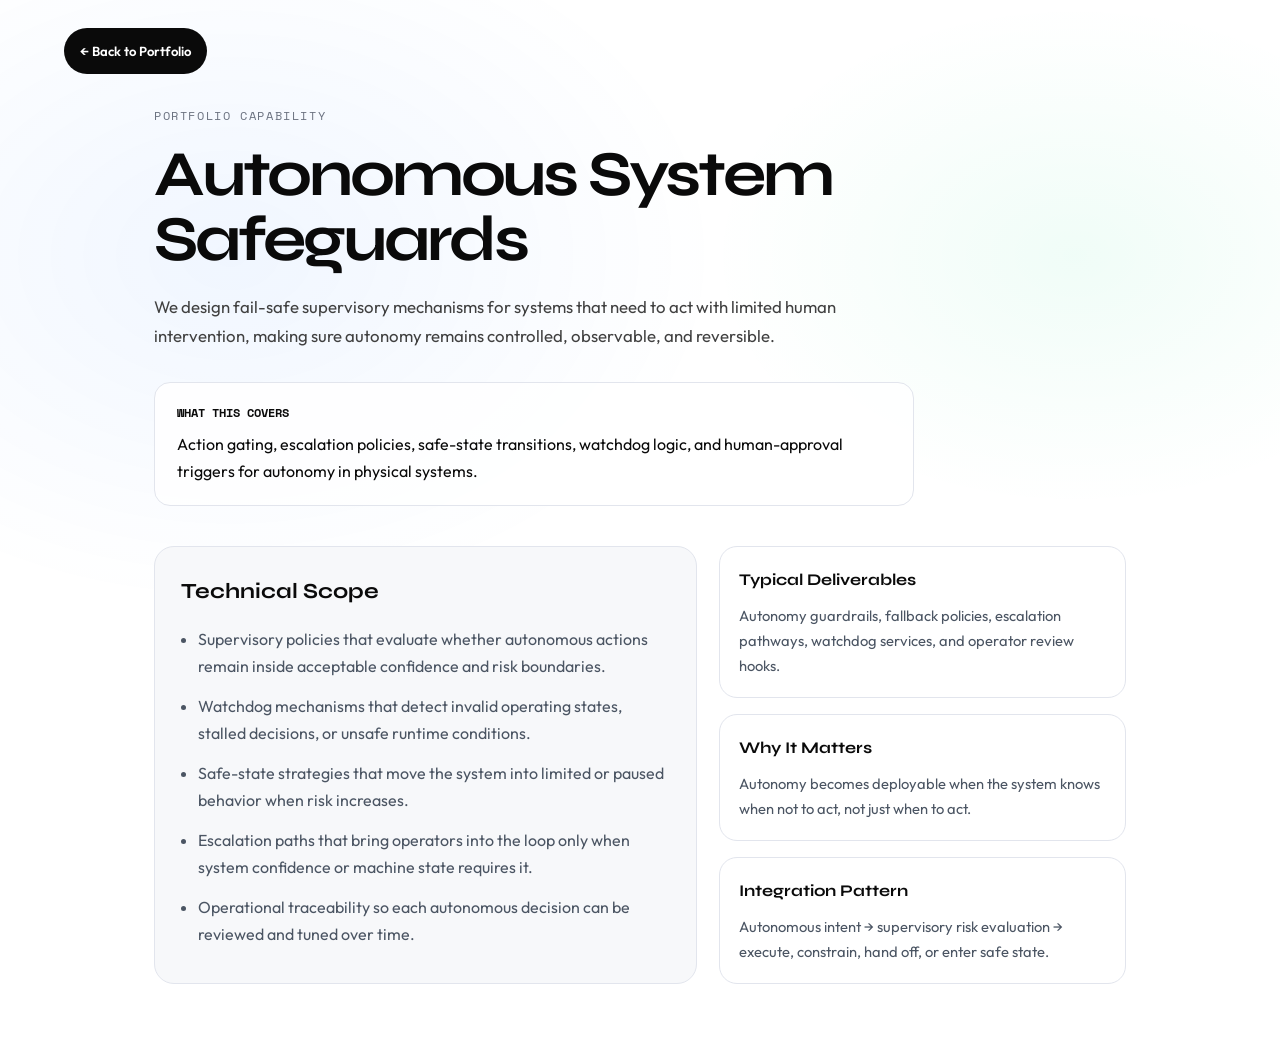
<file: autonomous-system-safeguards.html>
<!DOCTYPE html>
<html lang="en">
<head>
  <meta charset="UTF-8" />
  <meta name="viewport" content="width=device-width, initial-scale=1.0" />
  <title>Autonomous System Safeguards | TensorMaxwell</title>
  <link rel="preconnect" href="https://fonts.googleapis.com">
  <link rel="preconnect" href="https://fonts.gstatic.com" crossorigin>
  <link href="https://fonts.googleapis.com/css2?family=Syne:wght@400;600;700;800&family=Outfit:wght@300;400;500;600&family=Space+Mono:wght@400;700&display=swap" rel="stylesheet">
  <style>
    :root { --black:#0a0a0a; --white:#fff; --off:#f7f8fa; --border:#e2e5ed; --muted:#6b7280; } *{box-sizing:border-box;margin:0;padding:0;} body{font-family:'Outfit',sans-serif;color:var(--black);background:var(--white);line-height:1.7;}
    .shell{min-height:100vh;background:radial-gradient(ellipse 700px 500px at 18% 24%, rgba(0,102,255,.06), transparent 70%),radial-gradient(ellipse 520px 360px at 84% 24%, rgba(0,217,126,.06), transparent 70%);} .topbar{padding:28px 5% 0;} .back-btn{display:inline-flex;align-items:center;gap:.6rem;padding:.75rem 1rem;border-radius:999px;text-decoration:none;background:var(--black);color:var(--white);font-size:.82rem;font-weight:600;}
    main{padding:32px 5% 80px;max-width:1100px;margin:0 auto;} .eyebrow{font-family:'Space Mono',monospace;font-size:.72rem;letter-spacing:.14em;text-transform:uppercase;color:var(--muted);margin-bottom:1rem;} h1{font-family:'Syne',sans-serif;font-size:clamp(2.4rem,5vw,4.8rem);line-height:1.02;letter-spacing:-.05em;max-width:840px;} .lead{max-width:760px;font-size:1.05rem;color:#404040;margin-top:1.3rem;}
    .hero-card{margin-top:2rem;padding:1.25rem 1.4rem;border:1px solid var(--border);border-radius:16px;background:rgba(255,255,255,.86);max-width:760px;} .hero-card strong{display:block;font-family:'Space Mono',monospace;font-size:.72rem;text-transform:uppercase;margin-bottom:.5rem;}
    .grid{display:grid;grid-template-columns:1.2fr .9fr;gap:1.4rem;margin-top:2.5rem;} .panel{border:1px solid var(--border);border-radius:20px;background:var(--off);padding:1.6rem;} .panel h2{font-family:'Syne',sans-serif;font-size:1.35rem;margin-bottom:1rem;} .panel ul{padding-left:1.1rem;display:grid;gap:.8rem;color:#4b5563;}
    .stack{display:grid;gap:1rem;} .mini{border:1px solid var(--border);border-radius:18px;background:var(--white);padding:1.2rem;} .mini h3{font-family:'Syne',sans-serif;font-size:1.02rem;margin-bottom:.55rem;} .mini p{color:#4b5563;font-size:.92rem;}
    @media (max-width:860px){.grid{grid-template-columns:1fr;}}
  </style>
</head>
<body><div class="shell"><div class="topbar"><a class="back-btn" href="index.html#capabilities">← Back to Portfolio</a></div><main>
  <div class="eyebrow">Portfolio Capability</div>
  <h1>Autonomous System Safeguards</h1>
  <p class="lead">We design fail-safe supervisory mechanisms for systems that need to act with limited human intervention, making sure autonomy remains controlled, observable, and reversible.</p>
  <div class="hero-card"><strong>What This Covers</strong>Action gating, escalation policies, safe-state transitions, watchdog logic, and human-approval triggers for autonomy in physical systems.</div>
  <div class="grid">
    <section class="panel"><h2>Technical Scope</h2><ul>
      <li>Supervisory policies that evaluate whether autonomous actions remain inside acceptable confidence and risk boundaries.</li>
      <li>Watchdog mechanisms that detect invalid operating states, stalled decisions, or unsafe runtime conditions.</li>
      <li>Safe-state strategies that move the system into limited or paused behavior when risk increases.</li>
      <li>Escalation paths that bring operators into the loop only when system confidence or machine state requires it.</li>
      <li>Operational traceability so each autonomous decision can be reviewed and tuned over time.</li>
    </ul></section>
    <div class="stack">
      <section class="mini"><h3>Typical Deliverables</h3><p>Autonomy guardrails, fallback policies, escalation pathways, watchdog services, and operator review hooks.</p></section>
      <section class="mini"><h3>Why It Matters</h3><p>Autonomy becomes deployable when the system knows when not to act, not just when to act.</p></section>
      <section class="mini"><h3>Integration Pattern</h3><p>Autonomous intent → supervisory risk evaluation → execute, constrain, hand off, or enter safe state.</p></section>
    </div>
  </div>
</main></div></body></html>
</file>
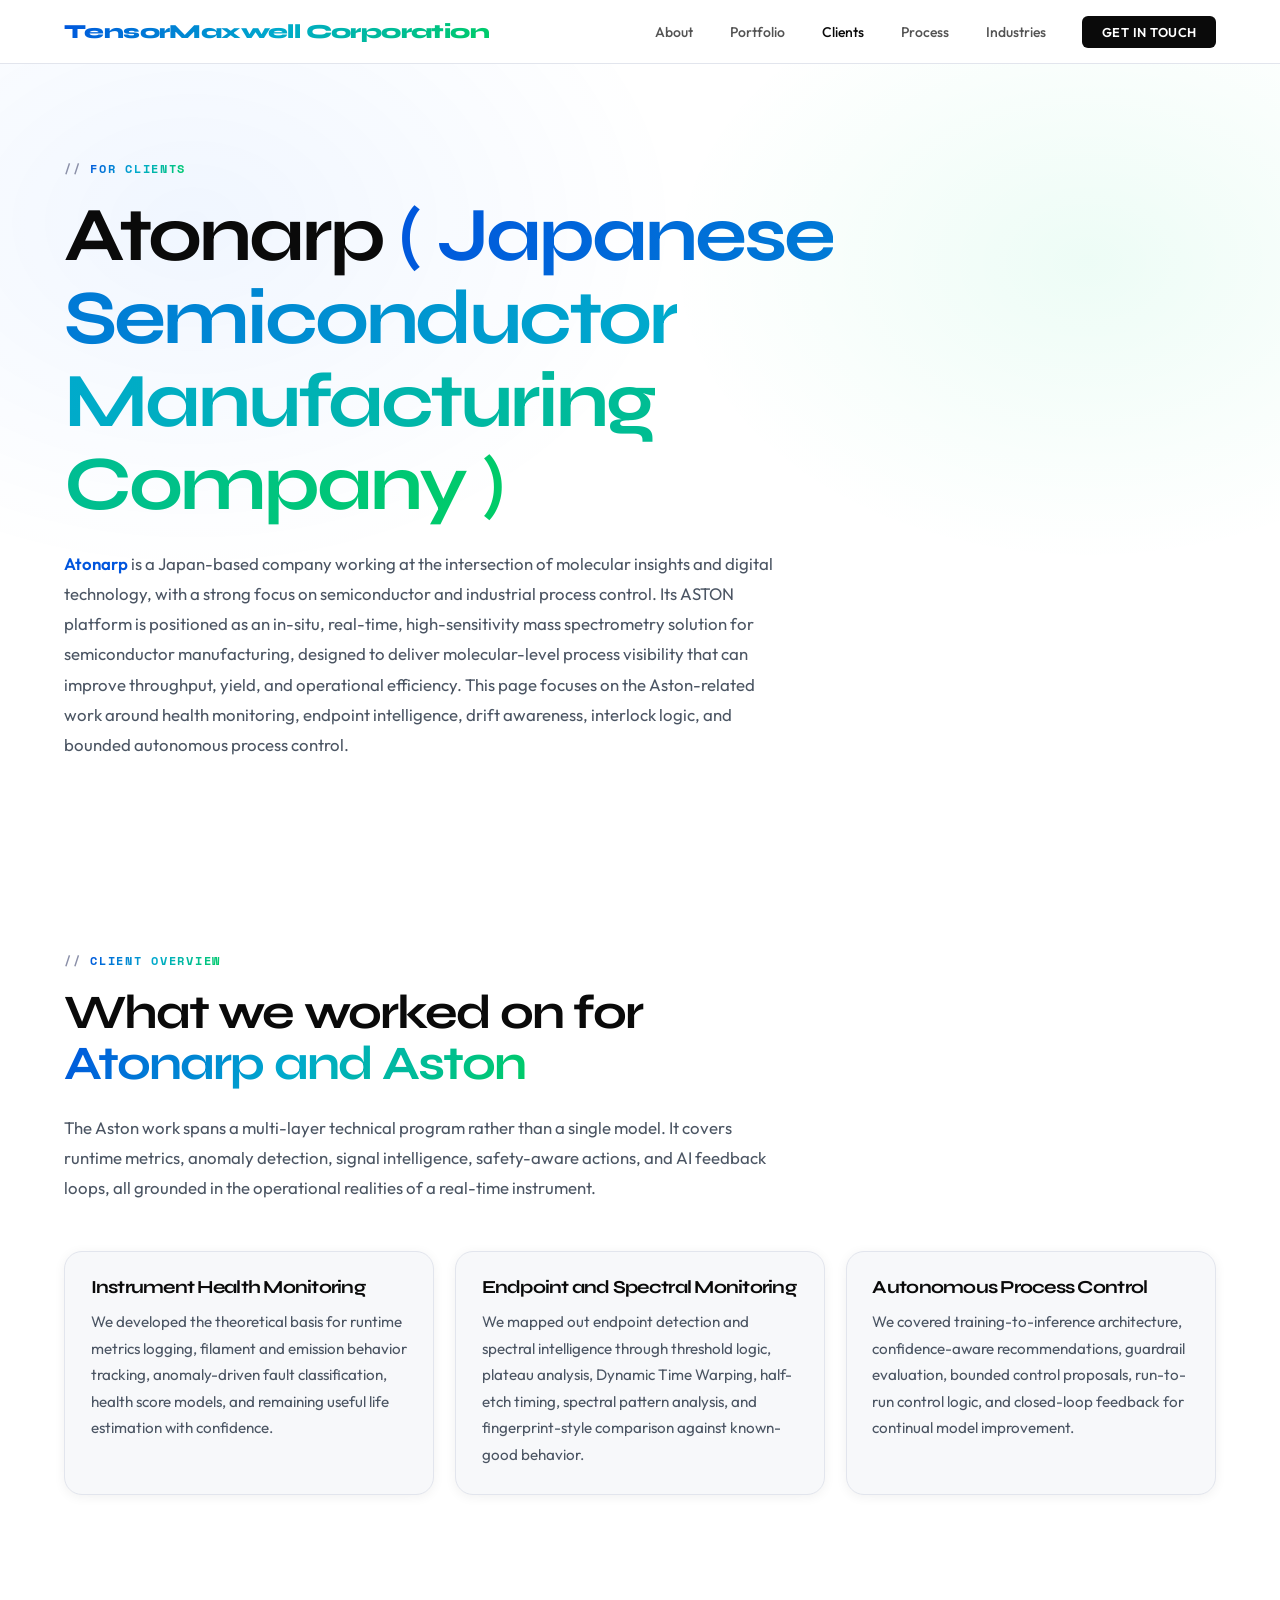
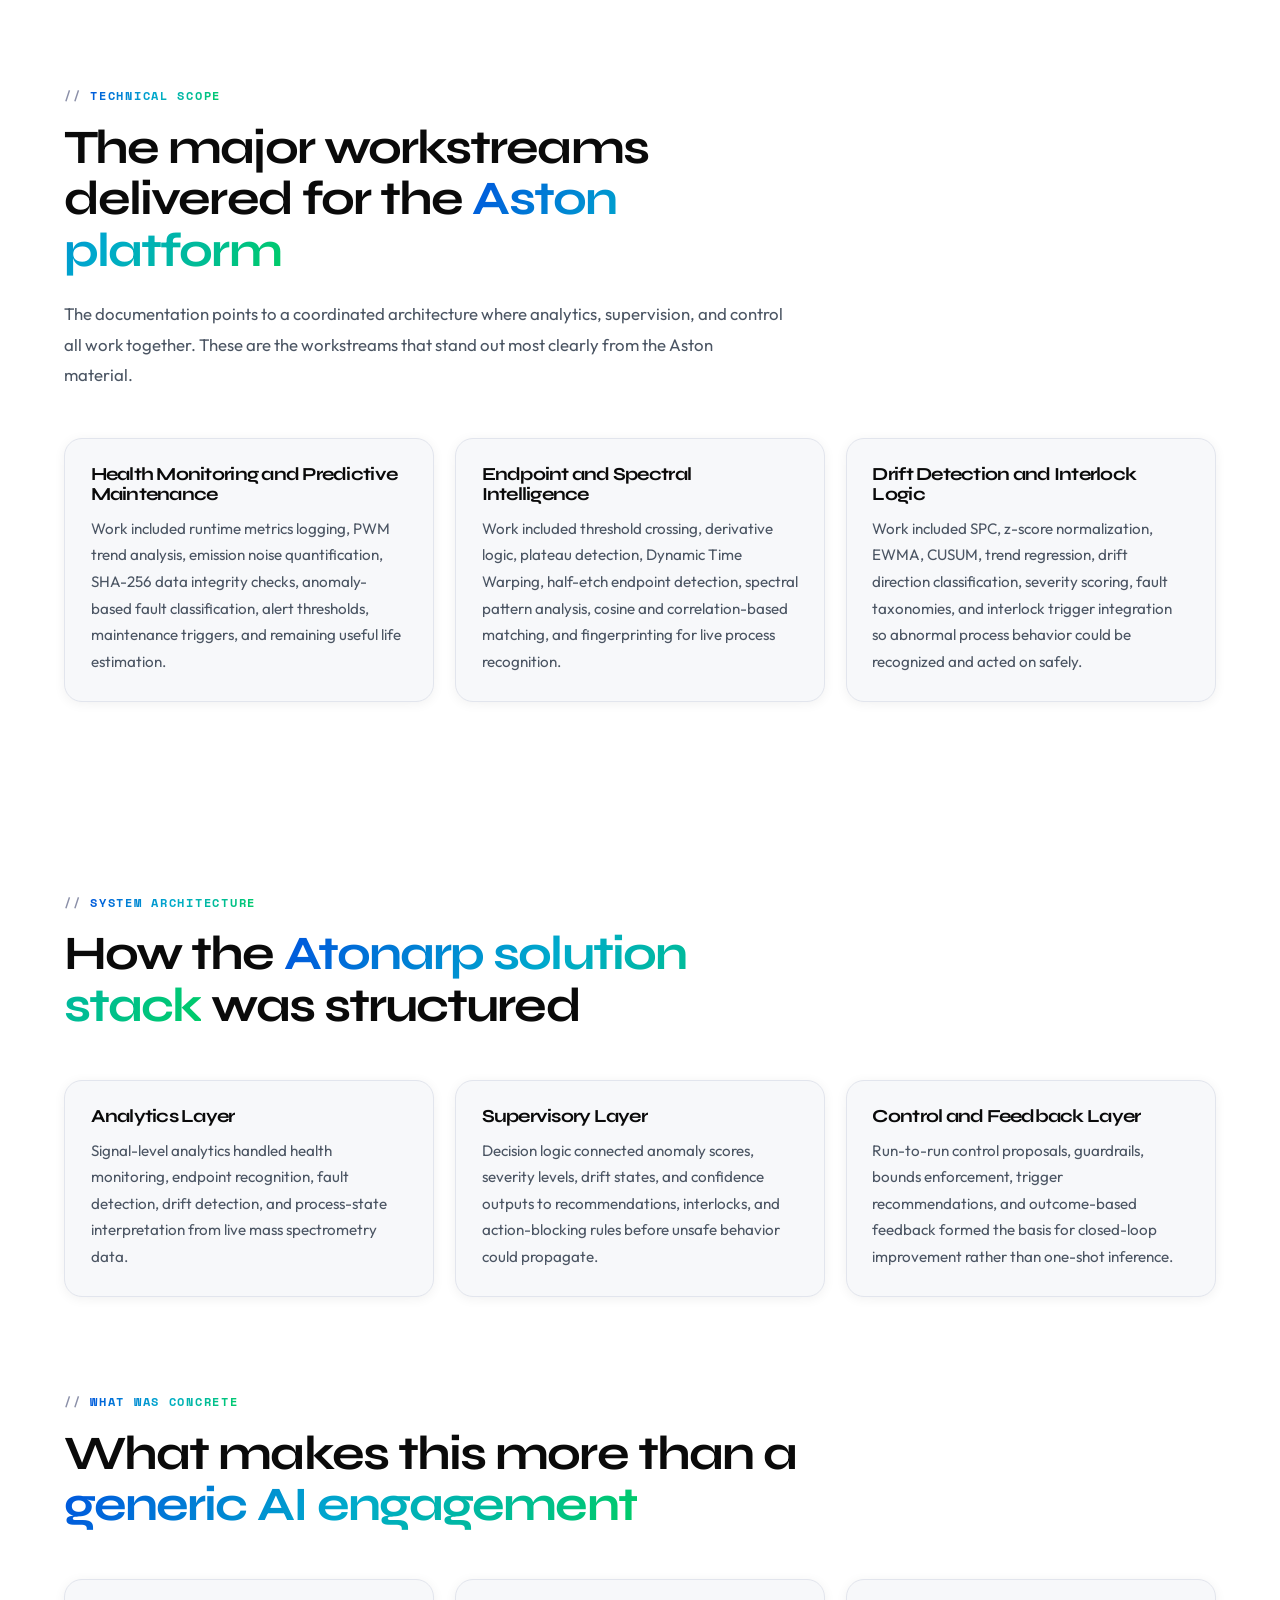
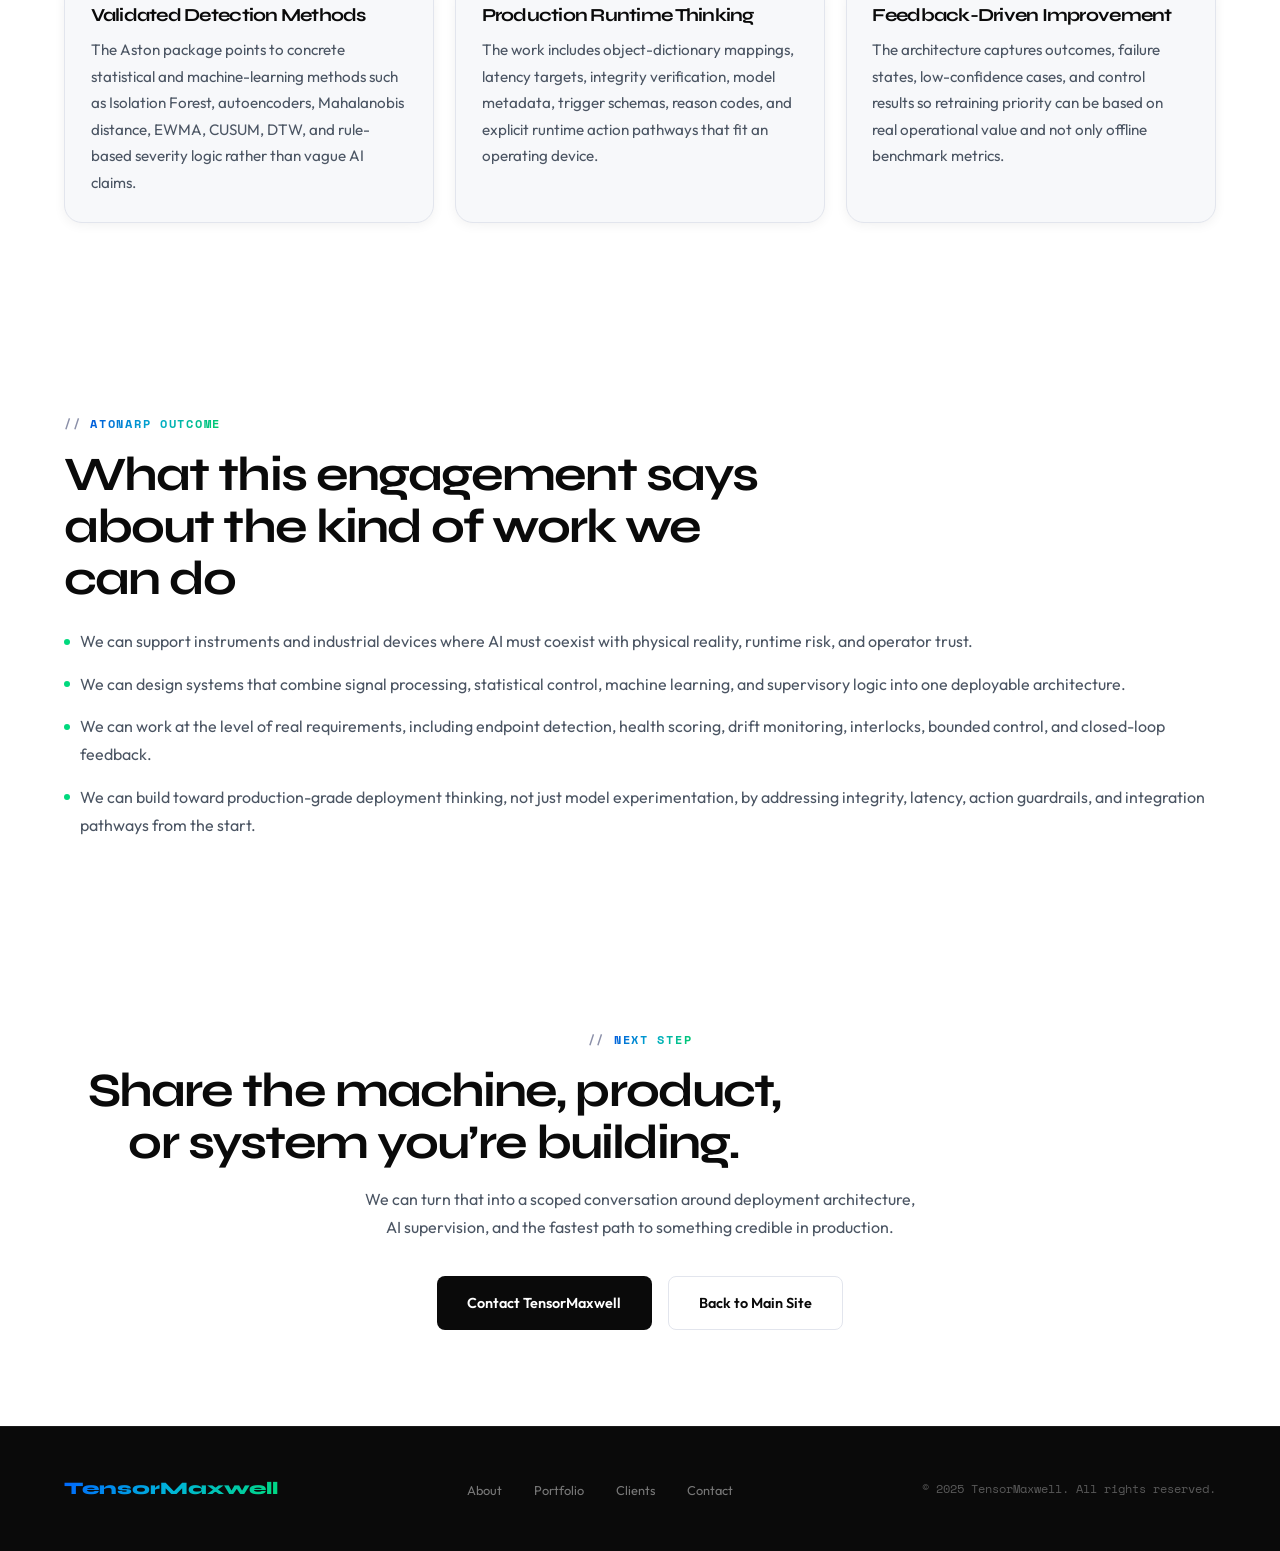
<file: clients.html>
<!DOCTYPE html>
<html lang="en">
<head>
  <meta charset="UTF-8" />
  <meta name="viewport" content="width=device-width, initial-scale=1.0" />
  <title>Clients | TensorMaxwell</title>
  <link rel="preconnect" href="https://fonts.googleapis.com">
  <link rel="preconnect" href="https://fonts.gstatic.com" crossorigin>
  <link href="https://fonts.googleapis.com/css2?family=Syne:wght@400;600;700;800&family=Outfit:wght@300;400;500;600&family=Space+Mono:wght@400;700&display=swap" rel="stylesheet">
  <style>
    :root {
      --black: #0a0a0a;
      --white: #ffffff;
      --off-white: #f7f8fa;
      --light-gray: #eef0f4;
      --mid-gray: #8a8fa8;
      --border: #e2e5ed;
      --grad-start: #0066ff;
      --grad-mid: #00b4d8;
      --grad-end: #00d97e;
      --grad: linear-gradient(120deg, var(--grad-start), var(--grad-mid), var(--grad-end));
      --grad-text: linear-gradient(120deg, #0055dd, #00aacc, #00cc66);
      --shadow-sm: 0 2px 12px rgba(0,0,0,0.06);
      --shadow-hover: 0 20px 50px rgba(0,100,255,0.12);
    }
    * { margin: 0; padding: 0; box-sizing: border-box; }
    body {
      background: var(--white);
      color: var(--black);
      font-family: 'Outfit', sans-serif;
      line-height: 1.6;
    }
    nav {
      position: sticky;
      top: 0;
      z-index: 100;
      background: rgba(255,255,255,0.9);
      backdrop-filter: blur(18px);
      border-bottom: 1px solid var(--border);
      padding: 0 5%;
      height: 64px;
      display: flex;
      align-items: center;
      justify-content: space-between;
    }
    .nav-logo {
      font-family: 'Syne', sans-serif;
      font-weight: 800;
      font-size: 1.25rem;
      letter-spacing: -0.03em;
      background: var(--grad-text);
      -webkit-background-clip: text;
      -webkit-text-fill-color: transparent;
      background-clip: text;
    }
    .nav-links {
      display: flex;
      gap: 2.3rem;
      list-style: none;
    }
    .nav-links a {
      font-size: 0.875rem;
      font-weight: 500;
      color: var(--black);
      text-decoration: none;
      opacity: 0.7;
    }
    .nav-links a:hover,
    .nav-links a.active { opacity: 1; }
    .inline-link {
      color: #0055dd;
      text-decoration: none;
      font-weight: 600;
    }
    .inline-link:hover {
      text-decoration: underline;
    }
    .nav-cta {
      background: var(--black);
      color: var(--white) !important;
      opacity: 1 !important;
      padding: 0.5rem 1.2rem;
      border-radius: 6px;
      font-size: 0.8rem !important;
      font-weight: 600 !important;
      text-transform: uppercase;
      letter-spacing: 0.04em;
    }
    section { padding: 96px 5%; }
    .hero {
      min-height: 72vh;
      display: flex;
      align-items: center;
      background:
        radial-gradient(ellipse 700px 500px at 15% 20%, rgba(0,102,255,0.06), transparent 70%),
        radial-gradient(ellipse 600px 430px at 85% 25%, rgba(0,217,126,0.07), transparent 70%);
    }
    .hero-inner, .section-inner {
      width: 100%;
      max-width: 1180px;
      margin: 0 auto;
    }
    .section-label {
      font-family: 'Space Mono', monospace;
      font-size: 0.72rem;
      font-weight: 700;
      letter-spacing: 0.15em;
      text-transform: uppercase;
      color: var(--mid-gray);
      margin-bottom: 1rem;
    }
    .section-label span {
      background: var(--grad-text);
      -webkit-background-clip: text;
      -webkit-text-fill-color: transparent;
      background-clip: text;
    }
    h1, h2, h3 {
      font-family: 'Syne', sans-serif;
      letter-spacing: -0.04em;
      line-height: 1.08;
    }
    h1 {
      font-size: clamp(2.8rem, 6vw, 5rem);
      max-width: 840px;
    }
    h2 {
      font-size: clamp(2rem, 4vw, 3rem);
      max-width: 740px;
    }
    .grad {
      background: var(--grad-text);
      -webkit-background-clip: text;
      -webkit-text-fill-color: transparent;
      background-clip: text;
    }
    .lead {
      max-width: 720px;
      font-size: 1.05rem;
      color: #4b5563;
      margin-top: 1.4rem;
      line-height: 1.8;
    }
    .hero-actions {
      display: flex;
      gap: 1rem;
      flex-wrap: wrap;
      margin-top: 2.2rem;
    }
    .btn-primary, .btn-secondary {
      display: inline-flex;
      align-items: center;
      justify-content: center;
      gap: 0.5rem;
      padding: 0.92rem 1.9rem;
      border-radius: 8px;
      text-decoration: none;
      font-size: 0.9rem;
      font-weight: 600;
    }
    .btn-primary {
      background: var(--black);
      color: var(--white);
    }
    .btn-secondary {
      border: 1px solid var(--border);
      color: var(--black);
      background: transparent;
    }
    .dark-section {
      background: var(--black);
      color: var(--white);
    }
    .dark-section .lead { color: rgba(255,255,255,0.7); }
    .client-grid, .engagement-grid, .assurance-grid {
      display: grid;
      grid-template-columns: repeat(3, 1fr);
      gap: 1.3rem;
      margin-top: 3rem;
    }
    .client-card, .engagement-card {
      border: 1px solid var(--border);
      border-radius: 18px;
      background: var(--off-white);
      padding: 1.6rem;
      box-shadow: var(--shadow-sm);
    }
    .client-card h3, .engagement-card h3, .assurance-card h3 {
      font-size: 1.15rem;
      margin-bottom: 0.7rem;
    }
    .client-card p, .engagement-card p, .assurance-card p {
      color: #4b5563;
      font-size: 0.95rem;
      line-height: 1.75;
    }
    .assurance-card {
      border: 1px solid rgba(255,255,255,0.12);
      border-radius: 18px;
      background: rgba(255,255,255,0.05);
      padding: 1.6rem;
    }
    .assurance-card p { color: rgba(255,255,255,0.72); }
    .list {
      list-style: none;
      margin-top: 1.4rem;
      display: grid;
      gap: 0.9rem;
    }
    .list li {
      position: relative;
      padding-left: 1rem;
      color: #4b5563;
      line-height: 1.75;
    }
    .list li::before {
      content: '';
      position: absolute;
      left: 0;
      top: 0.72rem;
      width: 6px;
      height: 6px;
      border-radius: 50%;
      background: var(--grad-end);
    }
    .cta {
      text-align: center;
    }
    .cta p {
      max-width: 560px;
      margin: 1rem auto 0;
      color: #4b5563;
      line-height: 1.75;
    }
    footer {
      background: var(--black);
      border-top: 1px solid #1a1a1a;
      padding: 3rem 5%;
    }
    .footer-inner {
      max-width: 1180px;
      margin: 0 auto;
      display: flex;
      align-items: center;
      justify-content: space-between;
      gap: 1.5rem;
      flex-wrap: wrap;
    }
    .footer-logo {
      font-family: 'Syne', sans-serif;
      font-weight: 800;
      font-size: 1.1rem;
      background: var(--grad);
      -webkit-background-clip: text;
      -webkit-text-fill-color: transparent;
      background-clip: text;
    }
    .footer-links {
      display: flex;
      gap: 2rem;
      list-style: none;
    }
    .footer-links a {
      color: rgba(255,255,255,0.45);
      text-decoration: none;
      font-size: 0.8rem;
    }
    .footer-copy {
      font-size: 0.78rem;
      color: rgba(255,255,255,0.32);
      font-family: 'Space Mono', monospace;
    }
    @media (max-width: 960px) {
      .client-grid, .engagement-grid, .assurance-grid { grid-template-columns: 1fr; }
      .nav-links { display: none; }
    }
  </style>
</head>
<body>
  <nav>
    <div class="nav-logo">TensorMaxwell Corporation</div>
    <ul class="nav-links">
      <li><a href="index.html#about">About</a></li>
      <li><a href="index.html#capabilities">Portfolio</a></li>
      <li><a href="clients.html" class="active">Clients</a></li>
      <li><a href="index.html#process">Process</a></li>
      <li><a href="index.html#industries">Industries</a></li>
      <li><a href="index.html#contact" class="nav-cta">Get in Touch</a></li>
    </ul>
  </nav>

  <section class="hero">
    <div class="hero-inner">
      <div class="section-label">// <span>For Clients</span></div>
      <h1>Atonarp <span class="grad">( Japanese Semiconductor Manufacturing Company )</span></h1>
      <p class="lead">
        <a href="https://www.atonarp.com/" class="inline-link">Atonarp</a> is a Japan-based company working at the intersection of molecular insights and digital technology, with a strong focus on semiconductor and industrial process control. Its ASTON platform is positioned as an in-situ, real-time, high-sensitivity mass spectrometry solution for semiconductor manufacturing, designed to deliver molecular-level process visibility that can improve throughput, yield, and operational efficiency. This page focuses on the Aston-related work around health monitoring, endpoint intelligence, drift awareness, interlock logic, and bounded autonomous process control.
      </p>
    </div>
  </section>

  <section>
    <div class="section-inner">
      <div class="section-label">// <span>Client Overview</span></div>
      <h2>What we worked on for <span class="grad">Atonarp and Aston</span></h2>
      <p class="lead">
        The Aston work spans a multi-layer technical program rather than a single model. It covers runtime metrics, anomaly detection, signal intelligence, safety-aware actions, and AI feedback loops, all grounded in the operational realities of a real-time instrument.
      </p>
      <div class="client-grid">
        <article class="client-card">
          <h3>Instrument Health Monitoring</h3>
          <p>We developed the theoretical basis for runtime metrics logging, filament and emission behavior tracking, anomaly-driven fault classification, health score models, and remaining useful life estimation with confidence.</p>
        </article>
        <article class="client-card">
          <h3>Endpoint and Spectral Monitoring</h3>
          <p>We mapped out endpoint detection and spectral intelligence through threshold logic, plateau analysis, Dynamic Time Warping, half-etch timing, spectral pattern analysis, and fingerprint-style comparison against known-good behavior.</p>
        </article>
        <article class="client-card">
          <h3>Autonomous Process Control</h3>
          <p>We covered training-to-inference architecture, confidence-aware recommendations, guardrail evaluation, bounded control proposals, run-to-run control logic, and closed-loop feedback for continual model improvement.</p>
        </article>
      </div>
    </div>
  </section>

  <section>
    <div class="section-inner">
      <div class="section-label">// <span>Technical Scope</span></div>
      <h2>The major workstreams delivered for the <span class="grad">Aston platform</span></h2>
      <p class="lead">
        The documentation points to a coordinated architecture where analytics, supervision, and control all work together. These are the workstreams that stand out most clearly from the Aston material.
      </p>
      <div class="client-grid">
        <article class="client-card">
          <h3>Health Monitoring and Predictive Maintenance</h3>
          <p>Work included runtime metrics logging, PWM trend analysis, emission noise quantification, SHA-256 data integrity checks, anomaly-based fault classification, alert thresholds, maintenance triggers, and remaining useful life estimation.</p>
        </article>
        <article class="client-card">
          <h3>Endpoint and Spectral Intelligence</h3>
          <p>Work included threshold crossing, derivative logic, plateau detection, Dynamic Time Warping, half-etch endpoint detection, spectral pattern analysis, cosine and correlation-based matching, and fingerprinting for live process recognition.</p>
        </article>
        <article class="client-card">
          <h3>Drift Detection and Interlock Logic</h3>
          <p>Work included SPC, z-score normalization, EWMA, CUSUM, trend regression, drift direction classification, severity scoring, fault taxonomies, and interlock trigger integration so abnormal process behavior could be recognized and acted on safely.</p>
        </article>
      </div>
    </div>
  </section>

  <section>
    <div class="section-inner">
      <div class="section-label">// <span>System Architecture</span></div>
      <h2>How the <span class="grad">Atonarp solution stack</span> was structured</h2>
      <div class="engagement-grid">
        <article class="engagement-card">
          <h3>Analytics Layer</h3>
          <p>Signal-level analytics handled health monitoring, endpoint recognition, fault detection, drift detection, and process-state interpretation from live mass spectrometry data.</p>
        </article>
        <article class="engagement-card">
          <h3>Supervisory Layer</h3>
          <p>Decision logic connected anomaly scores, severity levels, drift states, and confidence outputs to recommendations, interlocks, and action-blocking rules before unsafe behavior could propagate.</p>
        </article>
        <article class="engagement-card">
          <h3>Control and Feedback Layer</h3>
          <p>Run-to-run control proposals, guardrails, bounds enforcement, trigger recommendations, and outcome-based feedback formed the basis for closed-loop improvement rather than one-shot inference.</p>
        </article>
      </div>
    </div>
  </section>

  <section style="padding-top:0;">
    <div class="section-inner">
      <div class="section-label">// <span>What Was Concrete</span></div>
      <h2>What makes this more than a <span class="grad">generic AI engagement</span></h2>
      <div class="engagement-grid">
        <article class="engagement-card">
          <h3>Validated Detection Methods</h3>
          <p>The Aston package points to concrete statistical and machine-learning methods such as Isolation Forest, autoencoders, Mahalanobis distance, EWMA, CUSUM, DTW, and rule-based severity logic rather than vague AI claims.</p>
        </article>
        <article class="engagement-card">
          <h3>Production Runtime Thinking</h3>
          <p>The work includes object-dictionary mappings, latency targets, integrity verification, model metadata, trigger schemas, reason codes, and explicit runtime action pathways that fit an operating device.</p>
        </article>
        <article class="engagement-card">
          <h3>Feedback-Driven Improvement</h3>
          <p>The architecture captures outcomes, failure states, low-confidence cases, and control results so retraining priority can be based on real operational value and not only offline benchmark metrics.</p>
        </article>
      </div>
    </div>
  </section>

  <section>
    <div class="section-inner">
      <div class="section-label">// <span>Atonarp Outcome</span></div>
      <h2>What this engagement says about the kind of work we can do</h2>
      <ul class="list">
        <li>We can support instruments and industrial devices where AI must coexist with physical reality, runtime risk, and operator trust.</li>
        <li>We can design systems that combine signal processing, statistical control, machine learning, and supervisory logic into one deployable architecture.</li>
        <li>We can work at the level of real requirements, including endpoint detection, health scoring, drift monitoring, interlocks, bounded control, and closed-loop feedback.</li>
        <li>We can build toward production-grade deployment thinking, not just model experimentation, by addressing integrity, latency, action guardrails, and integration pathways from the start.</li>
      </ul>
    </div>
  </section>

  <section class="cta">
    <div class="section-inner">
      <div class="section-label">// <span>Next Step</span></div>
      <h2>Share the machine, product, or system you’re building.</h2>
      <p>We can turn that into a scoped conversation around deployment architecture, AI supervision, and the fastest path to something credible in production.</p>
      <div class="hero-actions" style="justify-content:center;">
        <a href="mailto:info@tensormaxwell.com" class="btn-primary">Contact TensorMaxwell</a>
        <a href="index.html" class="btn-secondary">Back to Main Site</a>
      </div>
    </div>
  </section>

  <footer>
    <div class="footer-inner">
      <div class="footer-logo">TensorMaxwell</div>
      <ul class="footer-links">
        <li><a href="index.html#about">About</a></li>
        <li><a href="index.html#capabilities">Portfolio</a></li>
        <li><a href="clients.html">Clients</a></li>
        <li><a href="index.html#contact">Contact</a></li>
      </ul>
      <div class="footer-copy">© 2025 TensorMaxwell. All rights reserved.</div>
    </div>
  </footer>
</body>
</html>
</file>
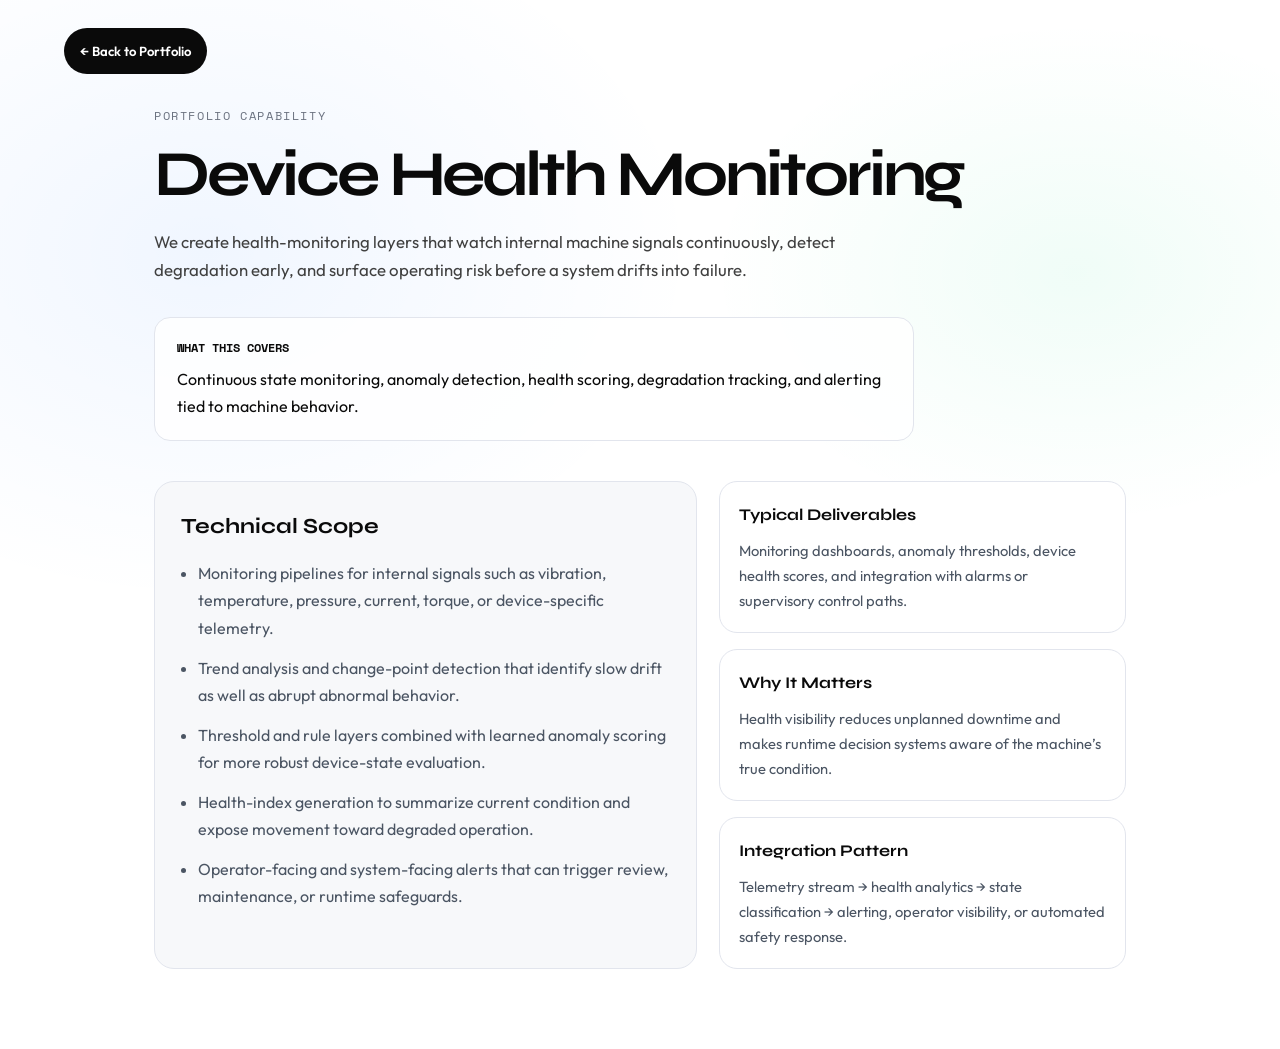
<file: device-health-monitoring.html>
<!DOCTYPE html>
<html lang="en">
<head>
  <meta charset="UTF-8" />
  <meta name="viewport" content="width=device-width, initial-scale=1.0" />
  <title>Device Health Monitoring | TensorMaxwell</title>
  <link rel="preconnect" href="https://fonts.googleapis.com">
  <link rel="preconnect" href="https://fonts.gstatic.com" crossorigin>
  <link href="https://fonts.googleapis.com/css2?family=Syne:wght@400;600;700;800&family=Outfit:wght@300;400;500;600&family=Space+Mono:wght@400;700&display=swap" rel="stylesheet">
  <style>
    :root { --black:#0a0a0a; --white:#fff; --off:#f7f8fa; --border:#e2e5ed; --muted:#6b7280; } *{box-sizing:border-box;margin:0;padding:0;} body{font-family:'Outfit',sans-serif;color:var(--black);background:var(--white);line-height:1.7;}
    .shell{min-height:100vh;background:radial-gradient(ellipse 700px 500px at 16% 24%, rgba(0,102,255,.06), transparent 70%),radial-gradient(ellipse 520px 360px at 84% 26%, rgba(0,217,126,.06), transparent 70%);} .topbar{padding:28px 5% 0;} .back-btn{display:inline-flex;align-items:center;gap:.6rem;padding:.75rem 1rem;border-radius:999px;text-decoration:none;background:var(--black);color:var(--white);font-size:.82rem;font-weight:600;}
    main{padding:32px 5% 80px;max-width:1100px;margin:0 auto;} .eyebrow{font-family:'Space Mono',monospace;font-size:.72rem;letter-spacing:.14em;text-transform:uppercase;color:var(--muted);margin-bottom:1rem;} h1{font-family:'Syne',sans-serif;font-size:clamp(2.4rem,5vw,4.8rem);line-height:1.02;letter-spacing:-.05em;max-width:820px;} .lead{max-width:760px;font-size:1.05rem;color:#404040;margin-top:1.3rem;}
    .hero-card{margin-top:2rem;padding:1.25rem 1.4rem;border:1px solid var(--border);border-radius:16px;background:rgba(255,255,255,.86);max-width:760px;} .hero-card strong{display:block;font-family:'Space Mono',monospace;font-size:.72rem;text-transform:uppercase;margin-bottom:.5rem;}
    .grid{display:grid;grid-template-columns:1.2fr .9fr;gap:1.4rem;margin-top:2.5rem;} .panel{border:1px solid var(--border);border-radius:20px;background:var(--off);padding:1.6rem;} .panel h2{font-family:'Syne',sans-serif;font-size:1.35rem;margin-bottom:1rem;} .panel ul{padding-left:1.1rem;display:grid;gap:.8rem;color:#4b5563;}
    .stack{display:grid;gap:1rem;} .mini{border:1px solid var(--border);border-radius:18px;background:var(--white);padding:1.2rem;} .mini h3{font-family:'Syne',sans-serif;font-size:1.02rem;margin-bottom:.55rem;} .mini p{color:#4b5563;font-size:.92rem;}
    @media (max-width:860px){.grid{grid-template-columns:1fr;}}
  </style>
</head>
<body><div class="shell"><div class="topbar"><a class="back-btn" href="index.html#capabilities">← Back to Portfolio</a></div><main>
  <div class="eyebrow">Portfolio Capability</div>
  <h1>Device Health Monitoring</h1>
  <p class="lead">We create health-monitoring layers that watch internal machine signals continuously, detect degradation early, and surface operating risk before a system drifts into failure.</p>
  <div class="hero-card"><strong>What This Covers</strong>Continuous state monitoring, anomaly detection, health scoring, degradation tracking, and alerting tied to machine behavior.</div>
  <div class="grid">
    <section class="panel"><h2>Technical Scope</h2><ul>
      <li>Monitoring pipelines for internal signals such as vibration, temperature, pressure, current, torque, or device-specific telemetry.</li>
      <li>Trend analysis and change-point detection that identify slow drift as well as abrupt abnormal behavior.</li>
      <li>Threshold and rule layers combined with learned anomaly scoring for more robust device-state evaluation.</li>
      <li>Health-index generation to summarize current condition and expose movement toward degraded operation.</li>
      <li>Operator-facing and system-facing alerts that can trigger review, maintenance, or runtime safeguards.</li>
    </ul></section>
    <div class="stack">
      <section class="mini"><h3>Typical Deliverables</h3><p>Monitoring dashboards, anomaly thresholds, device health scores, and integration with alarms or supervisory control paths.</p></section>
      <section class="mini"><h3>Why It Matters</h3><p>Health visibility reduces unplanned downtime and makes runtime decision systems aware of the machine’s true condition.</p></section>
      <section class="mini"><h3>Integration Pattern</h3><p>Telemetry stream → health analytics → state classification → alerting, operator visibility, or automated safety response.</p></section>
    </div>
  </div>
</main></div></body></html>
</file>
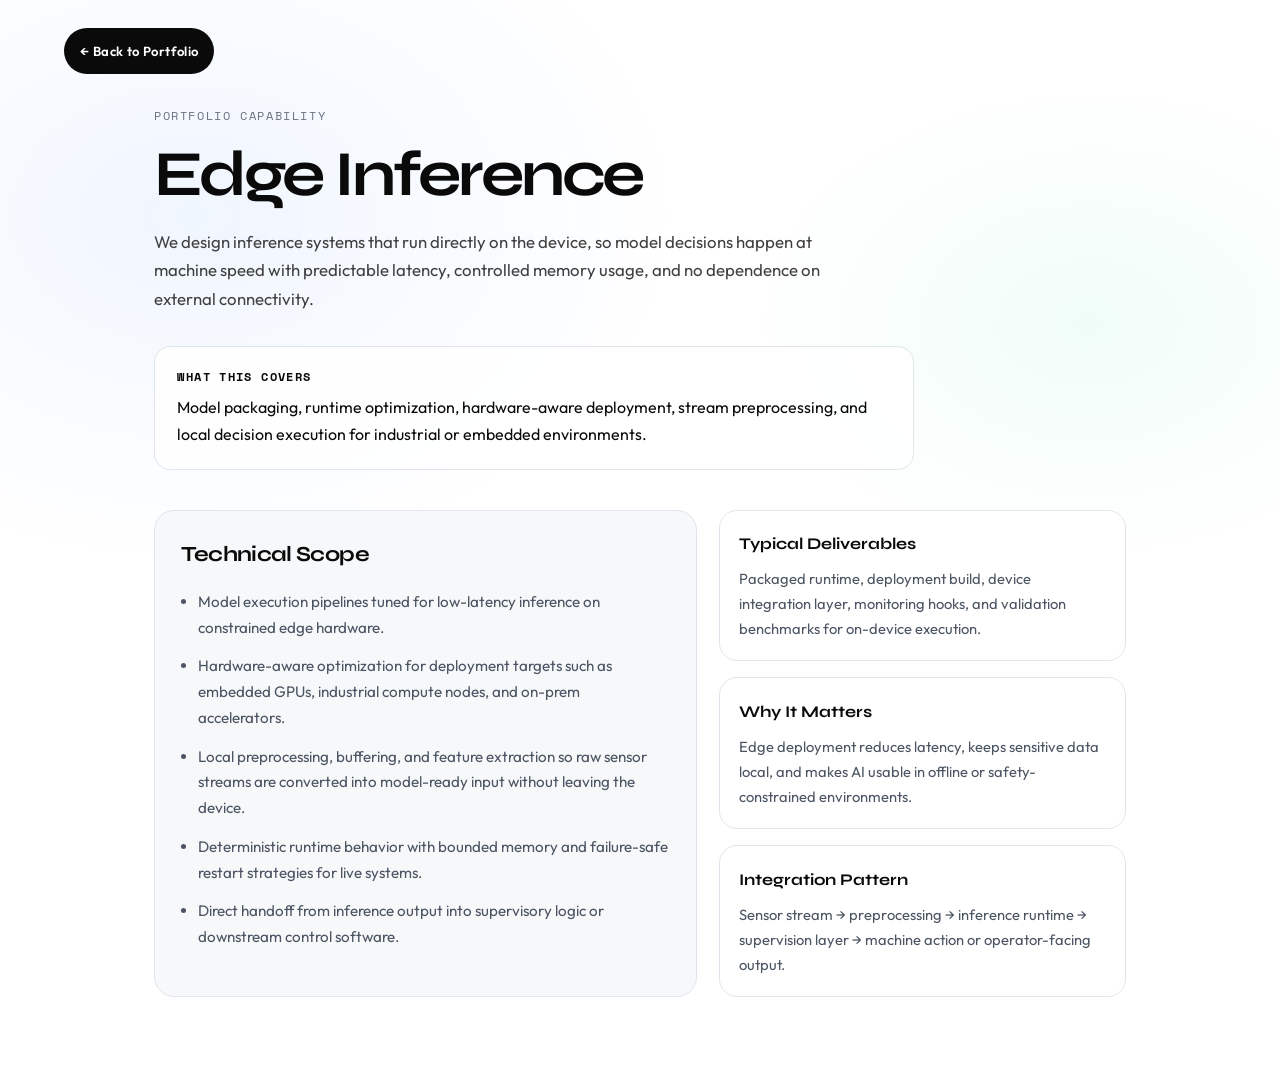
<file: edge-inference.html>
<!DOCTYPE html>
<html lang="en">
<head>
  <meta charset="UTF-8" />
  <meta name="viewport" content="width=device-width, initial-scale=1.0" />
  <title>Edge Inference | TensorMaxwell</title>
  <link rel="preconnect" href="https://fonts.googleapis.com">
  <link rel="preconnect" href="https://fonts.gstatic.com" crossorigin>
  <link href="https://fonts.googleapis.com/css2?family=Syne:wght@400;600;700;800&family=Outfit:wght@300;400;500;600&family=Space+Mono:wght@400;700&display=swap" rel="stylesheet">
  <style>
    :root { --black:#0a0a0a; --white:#fff; --off:#f7f8fa; --border:#e2e5ed; --muted:#6b7280; --grad:linear-gradient(120deg,#0066ff,#00b4d8,#00d97e); }
    * { box-sizing:border-box; margin:0; padding:0; }
    body { font-family:'Outfit',sans-serif; color:var(--black); background:var(--white); line-height:1.7; }
    .shell { min-height:100vh; background: radial-gradient(ellipse 700px 500px at 15% 20%, rgba(0,102,255,.06), transparent 70%), radial-gradient(ellipse 500px 350px at 85% 30%, rgba(0,217,126,.06), transparent 70%); }
    .topbar { padding:28px 5% 0; }
    .back-btn { display:inline-flex; align-items:center; gap:.6rem; padding:.75rem 1rem; border-radius:999px; text-decoration:none; background:var(--black); color:var(--white); font-size:.82rem; font-weight:600; letter-spacing:.03em; }
    main { padding:32px 5% 80px; max-width:1100px; margin:0 auto; }
    .eyebrow { font-family:'Space Mono',monospace; font-size:.72rem; letter-spacing:.14em; text-transform:uppercase; color:var(--muted); margin-bottom:1rem; }
    h1 { font-family:'Syne',sans-serif; font-size:clamp(2.4rem,5vw,4.8rem); line-height:1.02; letter-spacing:-.05em; max-width:760px; }
    .lead { max-width:720px; font-size:1.05rem; color:#404040; margin-top:1.3rem; }
    .hero-card { margin-top:2rem; padding:1.25rem 1.4rem; border:1px solid var(--border); border-radius:16px; background:rgba(255,255,255,.85); max-width:760px; }
    .hero-card strong { display:block; font-family:'Space Mono',monospace; font-size:.72rem; letter-spacing:.12em; text-transform:uppercase; margin-bottom:.5rem; }
    .grid { display:grid; grid-template-columns:1.2fr .9fr; gap:1.4rem; margin-top:2.5rem; }
    .panel { border:1px solid var(--border); border-radius:20px; background:var(--off); padding:1.6rem; }
    .panel h2 { font-family:'Syne',sans-serif; font-size:1.35rem; letter-spacing:-.03em; margin-bottom:1rem; }
    .panel ul { padding-left:1.1rem; display:grid; gap:.8rem; color:#4b5563; }
    .panel li { font-size:.95rem; }
    .stack { display:grid; gap:1rem; }
    .mini { border:1px solid var(--border); border-radius:18px; background:var(--white); padding:1.2rem; }
    .mini h3 { font-family:'Syne',sans-serif; font-size:1.02rem; margin-bottom:.55rem; }
    .mini p { color:#4b5563; font-size:.92rem; }
    @media (max-width: 860px) { .grid { grid-template-columns:1fr; } }
  </style>
</head>
<body>
  <div class="shell">
    <div class="topbar"><a class="back-btn" href="index.html#capabilities">← Back to Portfolio</a></div>
    <main>
      <div class="eyebrow">Portfolio Capability</div>
      <h1>Edge Inference</h1>
      <p class="lead">We design inference systems that run directly on the device, so model decisions happen at machine speed with predictable latency, controlled memory usage, and no dependence on external connectivity.</p>
      <div class="hero-card">
        <strong>What This Covers</strong>
        Model packaging, runtime optimization, hardware-aware deployment, stream preprocessing, and local decision execution for industrial or embedded environments.
      </div>

      <div class="grid">
        <section class="panel">
          <h2>Technical Scope</h2>
          <ul>
            <li>Model execution pipelines tuned for low-latency inference on constrained edge hardware.</li>
            <li>Hardware-aware optimization for deployment targets such as embedded GPUs, industrial compute nodes, and on-prem accelerators.</li>
            <li>Local preprocessing, buffering, and feature extraction so raw sensor streams are converted into model-ready input without leaving the device.</li>
            <li>Deterministic runtime behavior with bounded memory and failure-safe restart strategies for live systems.</li>
            <li>Direct handoff from inference output into supervisory logic or downstream control software.</li>
          </ul>
        </section>

        <div class="stack">
          <section class="mini">
            <h3>Typical Deliverables</h3>
            <p>Packaged runtime, deployment build, device integration layer, monitoring hooks, and validation benchmarks for on-device execution.</p>
          </section>
          <section class="mini">
            <h3>Why It Matters</h3>
            <p>Edge deployment reduces latency, keeps sensitive data local, and makes AI usable in offline or safety-constrained environments.</p>
          </section>
          <section class="mini">
            <h3>Integration Pattern</h3>
            <p>Sensor stream → preprocessing → inference runtime → supervision layer → machine action or operator-facing output.</p>
          </section>
        </div>
      </div>
    </main>
  </div>
</body>
</html>
</file>
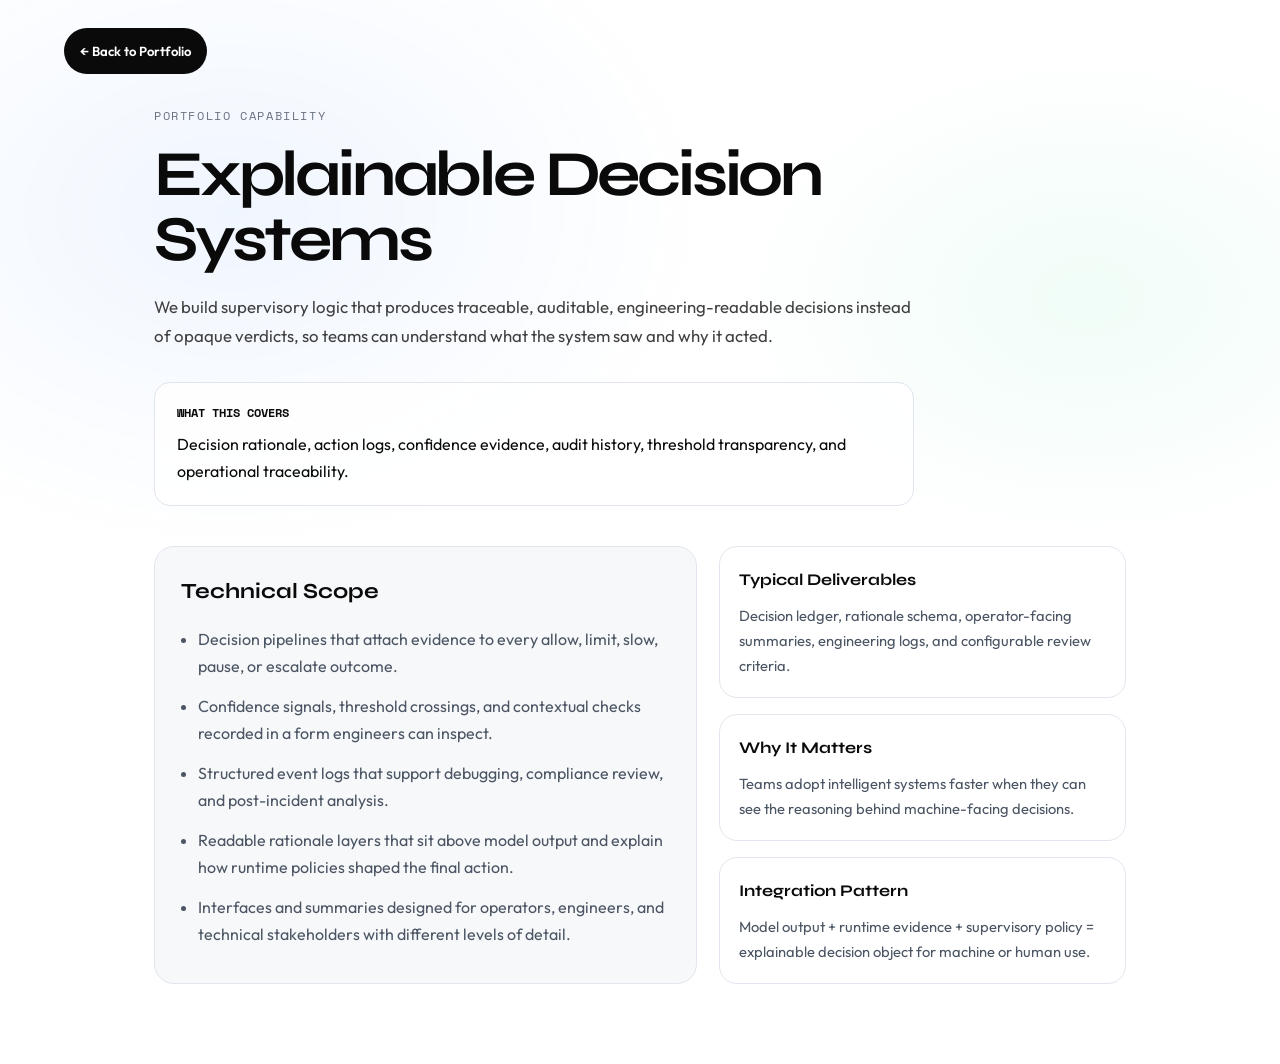
<file: explainable-decision-systems.html>
<!DOCTYPE html>
<html lang="en">
<head>
  <meta charset="UTF-8" />
  <meta name="viewport" content="width=device-width, initial-scale=1.0" />
  <title>Explainable Decision Systems | TensorMaxwell</title>
  <link rel="preconnect" href="https://fonts.googleapis.com">
  <link rel="preconnect" href="https://fonts.gstatic.com" crossorigin>
  <link href="https://fonts.googleapis.com/css2?family=Syne:wght@400;600;700;800&family=Outfit:wght@300;400;500;600&family=Space+Mono:wght@400;700&display=swap" rel="stylesheet">
  <style>
    :root { --black:#0a0a0a; --white:#fff; --off:#f7f8fa; --border:#e2e5ed; --muted:#6b7280; } *{box-sizing:border-box;margin:0;padding:0;} body{font-family:'Outfit',sans-serif;color:var(--black);background:var(--white);line-height:1.7;}
    .shell{min-height:100vh;background:radial-gradient(ellipse 680px 480px at 18% 20%, rgba(0,102,255,.06), transparent 70%),radial-gradient(ellipse 520px 360px at 85% 28%, rgba(0,217,126,.06), transparent 70%);} .topbar{padding:28px 5% 0;} .back-btn{display:inline-flex;align-items:center;gap:.6rem;padding:.75rem 1rem;border-radius:999px;text-decoration:none;background:var(--black);color:var(--white);font-size:.82rem;font-weight:600;}
    main{padding:32px 5% 80px;max-width:1100px;margin:0 auto;} .eyebrow{font-family:'Space Mono',monospace;font-size:.72rem;letter-spacing:.14em;text-transform:uppercase;color:var(--muted);margin-bottom:1rem;} h1{font-family:'Syne',sans-serif;font-size:clamp(2.4rem,5vw,4.8rem);line-height:1.02;letter-spacing:-.05em;max-width:820px;} .lead{max-width:760px;font-size:1.05rem;color:#404040;margin-top:1.3rem;}
    .hero-card{margin-top:2rem;padding:1.25rem 1.4rem;border:1px solid var(--border);border-radius:16px;background:rgba(255,255,255,.86);max-width:760px;} .hero-card strong{display:block;font-family:'Space Mono',monospace;font-size:.72rem;text-transform:uppercase;margin-bottom:.5rem;}
    .grid{display:grid;grid-template-columns:1.2fr .9fr;gap:1.4rem;margin-top:2.5rem;} .panel{border:1px solid var(--border);border-radius:20px;background:var(--off);padding:1.6rem;} .panel h2{font-family:'Syne',sans-serif;font-size:1.35rem;margin-bottom:1rem;} .panel ul{padding-left:1.1rem;display:grid;gap:.8rem;color:#4b5563;}
    .stack{display:grid;gap:1rem;} .mini{border:1px solid var(--border);border-radius:18px;background:var(--white);padding:1.2rem;} .mini h3{font-family:'Syne',sans-serif;font-size:1.02rem;margin-bottom:.55rem;} .mini p{color:#4b5563;font-size:.92rem;}
    @media (max-width:860px){.grid{grid-template-columns:1fr;}}
  </style>
</head>
<body><div class="shell"><div class="topbar"><a class="back-btn" href="index.html#capabilities">← Back to Portfolio</a></div><main>
  <div class="eyebrow">Portfolio Capability</div>
  <h1>Explainable Decision Systems</h1>
  <p class="lead">We build supervisory logic that produces traceable, auditable, engineering-readable decisions instead of opaque verdicts, so teams can understand what the system saw and why it acted.</p>
  <div class="hero-card"><strong>What This Covers</strong>Decision rationale, action logs, confidence evidence, audit history, threshold transparency, and operational traceability.</div>
  <div class="grid">
    <section class="panel"><h2>Technical Scope</h2><ul>
      <li>Decision pipelines that attach evidence to every allow, limit, slow, pause, or escalate outcome.</li>
      <li>Confidence signals, threshold crossings, and contextual checks recorded in a form engineers can inspect.</li>
      <li>Structured event logs that support debugging, compliance review, and post-incident analysis.</li>
      <li>Readable rationale layers that sit above model output and explain how runtime policies shaped the final action.</li>
      <li>Interfaces and summaries designed for operators, engineers, and technical stakeholders with different levels of detail.</li>
    </ul></section>
    <div class="stack">
      <section class="mini"><h3>Typical Deliverables</h3><p>Decision ledger, rationale schema, operator-facing summaries, engineering logs, and configurable review criteria.</p></section>
      <section class="mini"><h3>Why It Matters</h3><p>Teams adopt intelligent systems faster when they can see the reasoning behind machine-facing decisions.</p></section>
      <section class="mini"><h3>Integration Pattern</h3><p>Model output + runtime evidence + supervisory policy = explainable decision object for machine or human use.</p></section>
    </div>
  </div>
</main></div></body></html>
</file>
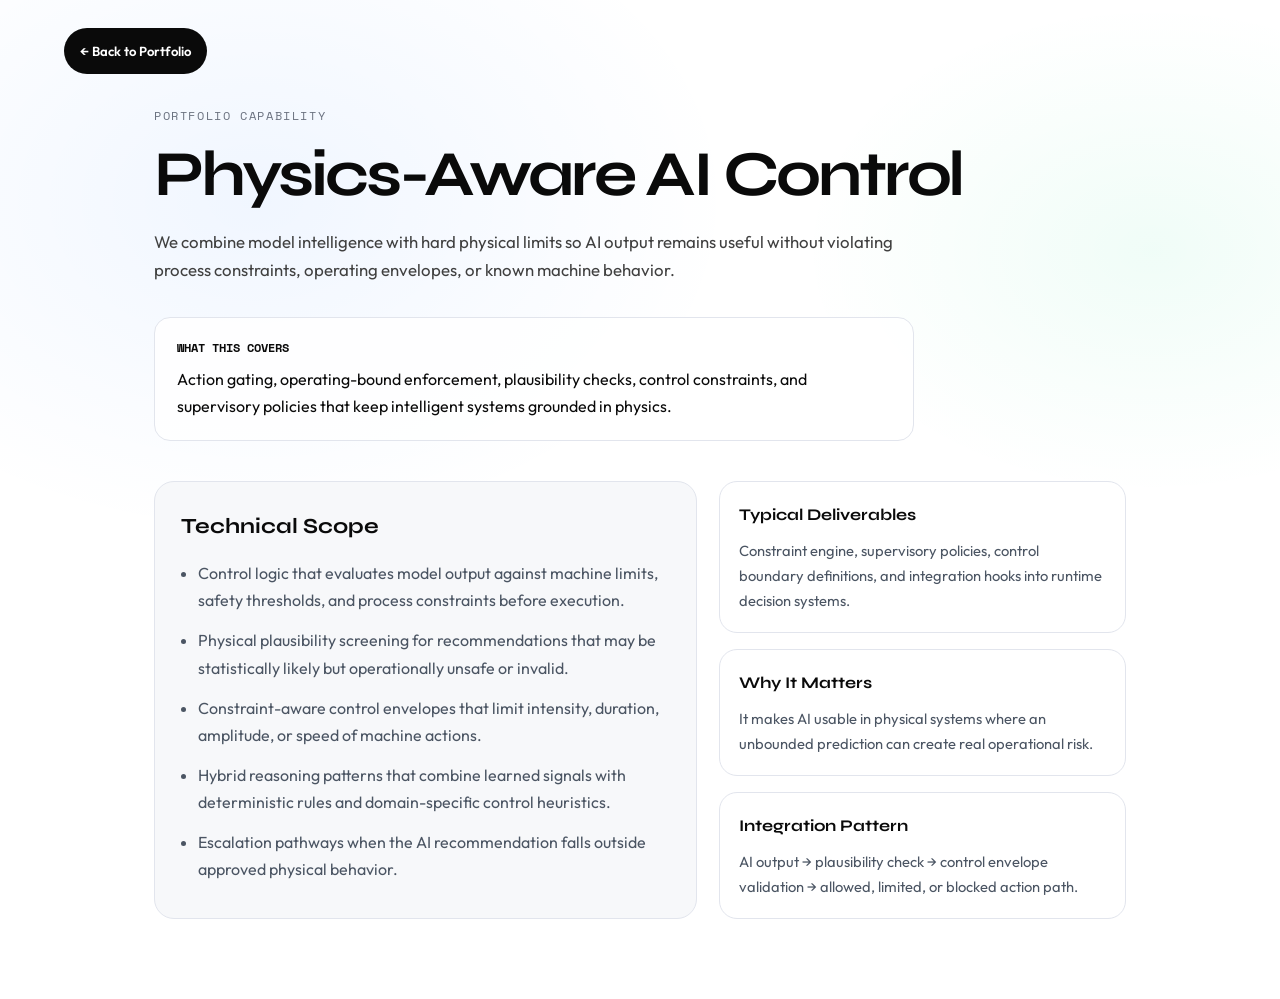
<file: physics-aware-ai-control.html>
<!DOCTYPE html>
<html lang="en">
<head>
  <meta charset="UTF-8" />
  <meta name="viewport" content="width=device-width, initial-scale=1.0" />
  <title>Physics-Aware AI Control | TensorMaxwell</title>
  <link rel="preconnect" href="https://fonts.googleapis.com">
  <link rel="preconnect" href="https://fonts.gstatic.com" crossorigin>
  <link href="https://fonts.googleapis.com/css2?family=Syne:wght@400;600;700;800&family=Outfit:wght@300;400;500;600&family=Space+Mono:wght@400;700&display=swap" rel="stylesheet">
  <style>
    :root { --black:#0a0a0a; --white:#fff; --off:#f7f8fa; --border:#e2e5ed; --muted:#6b7280; }
    * { box-sizing:border-box; margin:0; padding:0; } body { font-family:'Outfit',sans-serif; color:var(--black); background:var(--white); line-height:1.7; }
    .shell { min-height:100vh; background: radial-gradient(ellipse 680px 480px at 20% 20%, rgba(0,102,255,.06), transparent 70%), radial-gradient(ellipse 500px 350px at 90% 25%, rgba(0,217,126,.06), transparent 70%); }
    .topbar { padding:28px 5% 0; } .back-btn { display:inline-flex; align-items:center; gap:.6rem; padding:.75rem 1rem; border-radius:999px; text-decoration:none; background:var(--black); color:var(--white); font-size:.82rem; font-weight:600; }
    main { padding:32px 5% 80px; max-width:1100px; margin:0 auto; } .eyebrow { font-family:'Space Mono',monospace; font-size:.72rem; letter-spacing:.14em; text-transform:uppercase; color:var(--muted); margin-bottom:1rem; }
    h1 { font-family:'Syne',sans-serif; font-size:clamp(2.4rem,5vw,4.8rem); line-height:1.02; letter-spacing:-.05em; max-width:820px; } .lead { max-width:760px; font-size:1.05rem; color:#404040; margin-top:1.3rem; }
    .hero-card { margin-top:2rem; padding:1.25rem 1.4rem; border:1px solid var(--border); border-radius:16px; background:rgba(255,255,255,.86); max-width:760px; }
    .hero-card strong { display:block; font-family:'Space Mono',monospace; font-size:.72rem; text-transform:uppercase; margin-bottom:.5rem; }
    .grid { display:grid; grid-template-columns:1.2fr .9fr; gap:1.4rem; margin-top:2.5rem; } .panel { border:1px solid var(--border); border-radius:20px; background:var(--off); padding:1.6rem; } .panel h2 { font-family:'Syne',sans-serif; font-size:1.35rem; margin-bottom:1rem; }
    .panel ul { padding-left:1.1rem; display:grid; gap:.8rem; color:#4b5563; } .mini-wrap { display:grid; gap:1rem; } .mini { border:1px solid var(--border); border-radius:18px; background:var(--white); padding:1.2rem; } .mini h3 { font-family:'Syne',sans-serif; font-size:1.02rem; margin-bottom:.55rem; } .mini p { color:#4b5563; font-size:.92rem; }
    @media (max-width: 860px) { .grid { grid-template-columns:1fr; } }
  </style>
</head>
<body><div class="shell"><div class="topbar"><a class="back-btn" href="index.html#capabilities">← Back to Portfolio</a></div><main>
  <div class="eyebrow">Portfolio Capability</div>
  <h1>Physics-Aware AI Control</h1>
  <p class="lead">We combine model intelligence with hard physical limits so AI output remains useful without violating process constraints, operating envelopes, or known machine behavior.</p>
  <div class="hero-card"><strong>What This Covers</strong>Action gating, operating-bound enforcement, plausibility checks, control constraints, and supervisory policies that keep intelligent systems grounded in physics.</div>
  <div class="grid">
    <section class="panel"><h2>Technical Scope</h2><ul>
      <li>Control logic that evaluates model output against machine limits, safety thresholds, and process constraints before execution.</li>
      <li>Physical plausibility screening for recommendations that may be statistically likely but operationally unsafe or invalid.</li>
      <li>Constraint-aware control envelopes that limit intensity, duration, amplitude, or speed of machine actions.</li>
      <li>Hybrid reasoning patterns that combine learned signals with deterministic rules and domain-specific control heuristics.</li>
      <li>Escalation pathways when the AI recommendation falls outside approved physical behavior.</li>
    </ul></section>
    <div class="mini-wrap">
      <section class="mini"><h3>Typical Deliverables</h3><p>Constraint engine, supervisory policies, control boundary definitions, and integration hooks into runtime decision systems.</p></section>
      <section class="mini"><h3>Why It Matters</h3><p>It makes AI usable in physical systems where an unbounded prediction can create real operational risk.</p></section>
      <section class="mini"><h3>Integration Pattern</h3><p>AI output → plausibility check → control envelope validation → allowed, limited, or blocked action path.</p></section>
    </div>
  </div>
</main></div></body></html>
</file>
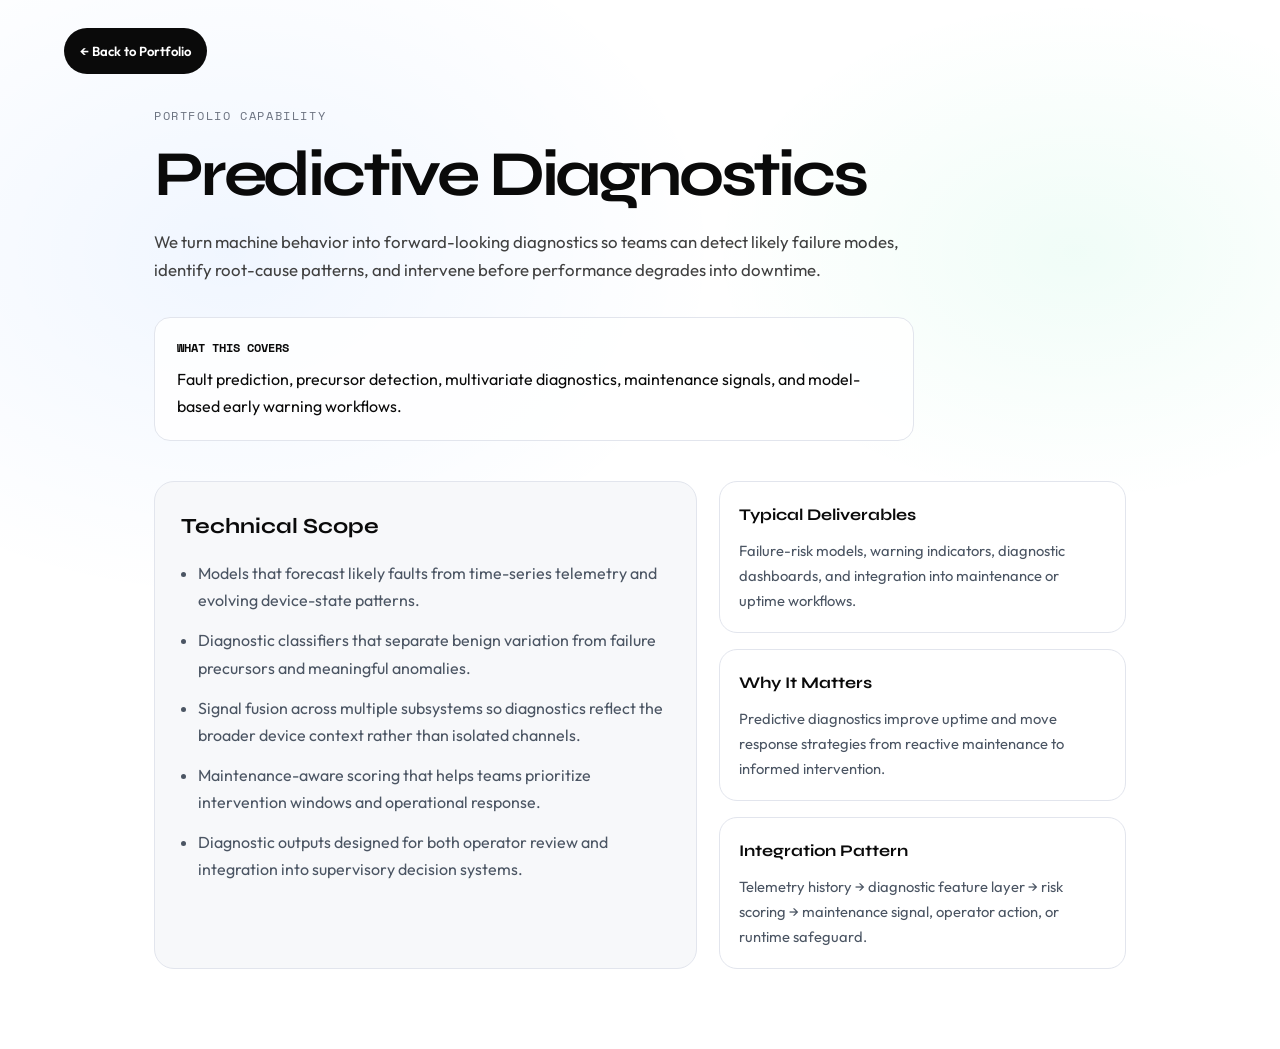
<file: predictive-diagnostics.html>
<!DOCTYPE html>
<html lang="en">
<head>
  <meta charset="UTF-8" />
  <meta name="viewport" content="width=device-width, initial-scale=1.0" />
  <title>Predictive Diagnostics | TensorMaxwell</title>
  <link rel="preconnect" href="https://fonts.googleapis.com">
  <link rel="preconnect" href="https://fonts.gstatic.com" crossorigin>
  <link href="https://fonts.googleapis.com/css2?family=Syne:wght@400;600;700;800&family=Outfit:wght@300;400;500;600&family=Space+Mono:wght@400;700&display=swap" rel="stylesheet">
  <style>
    :root { --black:#0a0a0a; --white:#fff; --off:#f7f8fa; --border:#e2e5ed; --muted:#6b7280; } *{box-sizing:border-box;margin:0;padding:0;} body{font-family:'Outfit',sans-serif;color:var(--black);background:var(--white);line-height:1.7;}
    .shell{min-height:100vh;background:radial-gradient(ellipse 700px 500px at 18% 24%, rgba(0,102,255,.06), transparent 70%),radial-gradient(ellipse 520px 360px at 84% 24%, rgba(0,217,126,.06), transparent 70%);} .topbar{padding:28px 5% 0;} .back-btn{display:inline-flex;align-items:center;gap:.6rem;padding:.75rem 1rem;border-radius:999px;text-decoration:none;background:var(--black);color:var(--white);font-size:.82rem;font-weight:600;}
    main{padding:32px 5% 80px;max-width:1100px;margin:0 auto;} .eyebrow{font-family:'Space Mono',monospace;font-size:.72rem;letter-spacing:.14em;text-transform:uppercase;color:var(--muted);margin-bottom:1rem;} h1{font-family:'Syne',sans-serif;font-size:clamp(2.4rem,5vw,4.8rem);line-height:1.02;letter-spacing:-.05em;max-width:820px;} .lead{max-width:760px;font-size:1.05rem;color:#404040;margin-top:1.3rem;}
    .hero-card{margin-top:2rem;padding:1.25rem 1.4rem;border:1px solid var(--border);border-radius:16px;background:rgba(255,255,255,.86);max-width:760px;} .hero-card strong{display:block;font-family:'Space Mono',monospace;font-size:.72rem;text-transform:uppercase;margin-bottom:.5rem;}
    .grid{display:grid;grid-template-columns:1.2fr .9fr;gap:1.4rem;margin-top:2.5rem;} .panel{border:1px solid var(--border);border-radius:20px;background:var(--off);padding:1.6rem;} .panel h2{font-family:'Syne',sans-serif;font-size:1.35rem;margin-bottom:1rem;} .panel ul{padding-left:1.1rem;display:grid;gap:.8rem;color:#4b5563;}
    .stack{display:grid;gap:1rem;} .mini{border:1px solid var(--border);border-radius:18px;background:var(--white);padding:1.2rem;} .mini h3{font-family:'Syne',sans-serif;font-size:1.02rem;margin-bottom:.55rem;} .mini p{color:#4b5563;font-size:.92rem;}
    @media (max-width:860px){.grid{grid-template-columns:1fr;}}
  </style>
</head>
<body><div class="shell"><div class="topbar"><a class="back-btn" href="index.html#capabilities">← Back to Portfolio</a></div><main>
  <div class="eyebrow">Portfolio Capability</div>
  <h1>Predictive Diagnostics</h1>
  <p class="lead">We turn machine behavior into forward-looking diagnostics so teams can detect likely failure modes, identify root-cause patterns, and intervene before performance degrades into downtime.</p>
  <div class="hero-card"><strong>What This Covers</strong>Fault prediction, precursor detection, multivariate diagnostics, maintenance signals, and model-based early warning workflows.</div>
  <div class="grid">
    <section class="panel"><h2>Technical Scope</h2><ul>
      <li>Models that forecast likely faults from time-series telemetry and evolving device-state patterns.</li>
      <li>Diagnostic classifiers that separate benign variation from failure precursors and meaningful anomalies.</li>
      <li>Signal fusion across multiple subsystems so diagnostics reflect the broader device context rather than isolated channels.</li>
      <li>Maintenance-aware scoring that helps teams prioritize intervention windows and operational response.</li>
      <li>Diagnostic outputs designed for both operator review and integration into supervisory decision systems.</li>
    </ul></section>
    <div class="stack">
      <section class="mini"><h3>Typical Deliverables</h3><p>Failure-risk models, warning indicators, diagnostic dashboards, and integration into maintenance or uptime workflows.</p></section>
      <section class="mini"><h3>Why It Matters</h3><p>Predictive diagnostics improve uptime and move response strategies from reactive maintenance to informed intervention.</p></section>
      <section class="mini"><h3>Integration Pattern</h3><p>Telemetry history → diagnostic feature layer → risk scoring → maintenance signal, operator action, or runtime safeguard.</p></section>
    </div>
  </div>
</main></div></body></html>
</file>
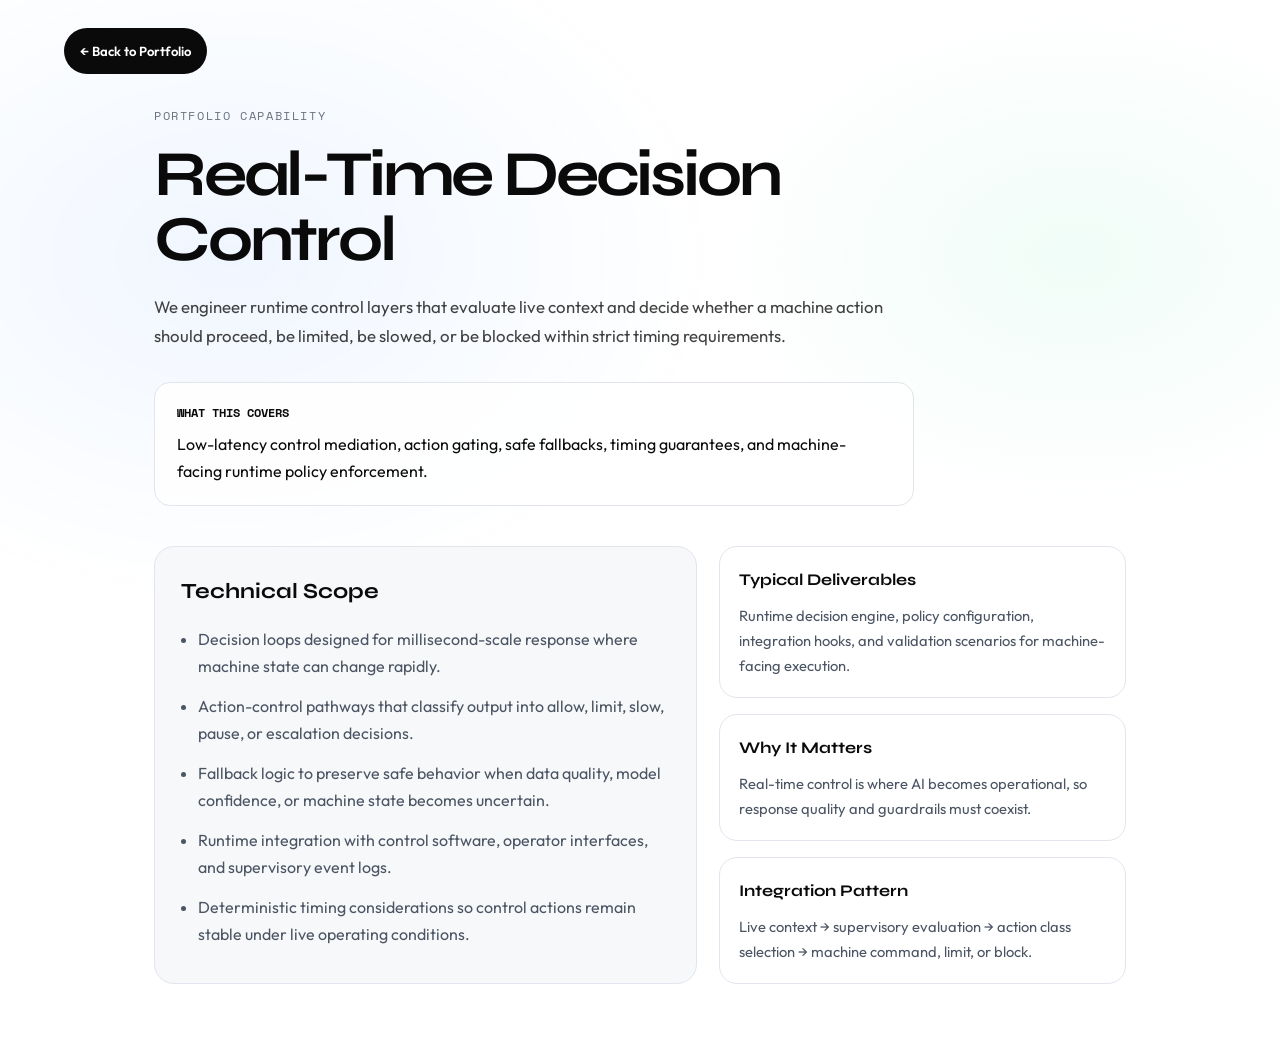
<file: real-time-decision-control.html>
<!DOCTYPE html>
<html lang="en">
<head>
  <meta charset="UTF-8" />
  <meta name="viewport" content="width=device-width, initial-scale=1.0" />
  <title>Real-Time Decision Control | TensorMaxwell</title>
  <link rel="preconnect" href="https://fonts.googleapis.com">
  <link rel="preconnect" href="https://fonts.gstatic.com" crossorigin>
  <link href="https://fonts.googleapis.com/css2?family=Syne:wght@400;600;700;800&family=Outfit:wght@300;400;500;600&family=Space+Mono:wght@400;700&display=swap" rel="stylesheet">
  <style>
    :root { --black:#0a0a0a; --white:#fff; --off:#f7f8fa; --border:#e2e5ed; --muted:#6b7280; } *{box-sizing:border-box;margin:0;padding:0;} body{font-family:'Outfit',sans-serif;color:var(--black);background:var(--white);line-height:1.7;}
    .shell{min-height:100vh;background:radial-gradient(ellipse 700px 500px at 18% 24%, rgba(0,102,255,.06), transparent 70%),radial-gradient(ellipse 520px 360px at 84% 24%, rgba(0,217,126,.06), transparent 70%);} .topbar{padding:28px 5% 0;} .back-btn{display:inline-flex;align-items:center;gap:.6rem;padding:.75rem 1rem;border-radius:999px;text-decoration:none;background:var(--black);color:var(--white);font-size:.82rem;font-weight:600;}
    main{padding:32px 5% 80px;max-width:1100px;margin:0 auto;} .eyebrow{font-family:'Space Mono',monospace;font-size:.72rem;letter-spacing:.14em;text-transform:uppercase;color:var(--muted);margin-bottom:1rem;} h1{font-family:'Syne',sans-serif;font-size:clamp(2.4rem,5vw,4.8rem);line-height:1.02;letter-spacing:-.05em;max-width:840px;} .lead{max-width:760px;font-size:1.05rem;color:#404040;margin-top:1.3rem;}
    .hero-card{margin-top:2rem;padding:1.25rem 1.4rem;border:1px solid var(--border);border-radius:16px;background:rgba(255,255,255,.86);max-width:760px;} .hero-card strong{display:block;font-family:'Space Mono',monospace;font-size:.72rem;text-transform:uppercase;margin-bottom:.5rem;}
    .grid{display:grid;grid-template-columns:1.2fr .9fr;gap:1.4rem;margin-top:2.5rem;} .panel{border:1px solid var(--border);border-radius:20px;background:var(--off);padding:1.6rem;} .panel h2{font-family:'Syne',sans-serif;font-size:1.35rem;margin-bottom:1rem;} .panel ul{padding-left:1.1rem;display:grid;gap:.8rem;color:#4b5563;}
    .stack{display:grid;gap:1rem;} .mini{border:1px solid var(--border);border-radius:18px;background:var(--white);padding:1.2rem;} .mini h3{font-family:'Syne',sans-serif;font-size:1.02rem;margin-bottom:.55rem;} .mini p{color:#4b5563;font-size:.92rem;}
    @media (max-width:860px){.grid{grid-template-columns:1fr;}}
  </style>
</head>
<body><div class="shell"><div class="topbar"><a class="back-btn" href="index.html#capabilities">← Back to Portfolio</a></div><main>
  <div class="eyebrow">Portfolio Capability</div>
  <h1>Real-Time Decision Control</h1>
  <p class="lead">We engineer runtime control layers that evaluate live context and decide whether a machine action should proceed, be limited, be slowed, or be blocked within strict timing requirements.</p>
  <div class="hero-card"><strong>What This Covers</strong>Low-latency control mediation, action gating, safe fallbacks, timing guarantees, and machine-facing runtime policy enforcement.</div>
  <div class="grid">
    <section class="panel"><h2>Technical Scope</h2><ul>
      <li>Decision loops designed for millisecond-scale response where machine state can change rapidly.</li>
      <li>Action-control pathways that classify output into allow, limit, slow, pause, or escalation decisions.</li>
      <li>Fallback logic to preserve safe behavior when data quality, model confidence, or machine state becomes uncertain.</li>
      <li>Runtime integration with control software, operator interfaces, and supervisory event logs.</li>
      <li>Deterministic timing considerations so control actions remain stable under live operating conditions.</li>
    </ul></section>
    <div class="stack">
      <section class="mini"><h3>Typical Deliverables</h3><p>Runtime decision engine, policy configuration, integration hooks, and validation scenarios for machine-facing execution.</p></section>
      <section class="mini"><h3>Why It Matters</h3><p>Real-time control is where AI becomes operational, so response quality and guardrails must coexist.</p></section>
      <section class="mini"><h3>Integration Pattern</h3><p>Live context → supervisory evaluation → action class selection → machine command, limit, or block.</p></section>
    </div>
  </div>
</main></div></body></html>
</file>
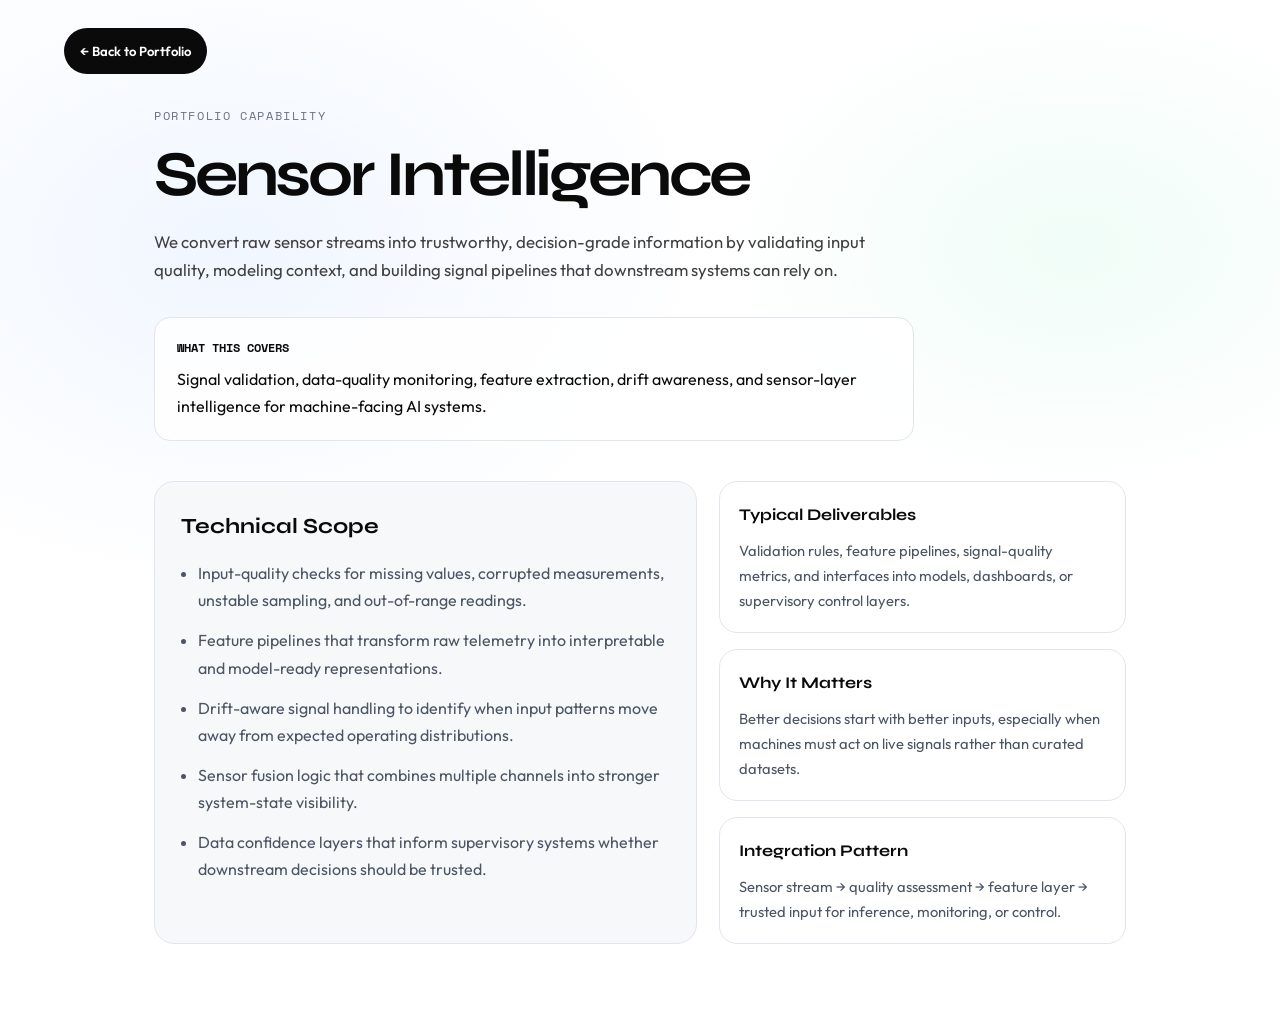
<file: sensor-intelligence.html>
<!DOCTYPE html>
<html lang="en">
<head>
  <meta charset="UTF-8" />
  <meta name="viewport" content="width=device-width, initial-scale=1.0" />
  <title>Sensor Intelligence | TensorMaxwell</title>
  <link rel="preconnect" href="https://fonts.googleapis.com">
  <link rel="preconnect" href="https://fonts.gstatic.com" crossorigin>
  <link href="https://fonts.googleapis.com/css2?family=Syne:wght@400;600;700;800&family=Outfit:wght@300;400;500;600&family=Space+Mono:wght@400;700&display=swap" rel="stylesheet">
  <style>
    :root { --black:#0a0a0a; --white:#fff; --off:#f7f8fa; --border:#e2e5ed; --muted:#6b7280; } *{box-sizing:border-box;margin:0;padding:0;} body{font-family:'Outfit',sans-serif;color:var(--black);background:var(--white);line-height:1.7;}
    .shell{min-height:100vh;background:radial-gradient(ellipse 700px 500px at 18% 24%, rgba(0,102,255,.06), transparent 70%),radial-gradient(ellipse 520px 360px at 84% 24%, rgba(0,217,126,.06), transparent 70%);} .topbar{padding:28px 5% 0;} .back-btn{display:inline-flex;align-items:center;gap:.6rem;padding:.75rem 1rem;border-radius:999px;text-decoration:none;background:var(--black);color:var(--white);font-size:.82rem;font-weight:600;}
    main{padding:32px 5% 80px;max-width:1100px;margin:0 auto;} .eyebrow{font-family:'Space Mono',monospace;font-size:.72rem;letter-spacing:.14em;text-transform:uppercase;color:var(--muted);margin-bottom:1rem;} h1{font-family:'Syne',sans-serif;font-size:clamp(2.4rem,5vw,4.8rem);line-height:1.02;letter-spacing:-.05em;max-width:820px;} .lead{max-width:760px;font-size:1.05rem;color:#404040;margin-top:1.3rem;}
    .hero-card{margin-top:2rem;padding:1.25rem 1.4rem;border:1px solid var(--border);border-radius:16px;background:rgba(255,255,255,.86);max-width:760px;} .hero-card strong{display:block;font-family:'Space Mono',monospace;font-size:.72rem;text-transform:uppercase;margin-bottom:.5rem;}
    .grid{display:grid;grid-template-columns:1.2fr .9fr;gap:1.4rem;margin-top:2.5rem;} .panel{border:1px solid var(--border);border-radius:20px;background:var(--off);padding:1.6rem;} .panel h2{font-family:'Syne',sans-serif;font-size:1.35rem;margin-bottom:1rem;} .panel ul{padding-left:1.1rem;display:grid;gap:.8rem;color:#4b5563;}
    .stack{display:grid;gap:1rem;} .mini{border:1px solid var(--border);border-radius:18px;background:var(--white);padding:1.2rem;} .mini h3{font-family:'Syne',sans-serif;font-size:1.02rem;margin-bottom:.55rem;} .mini p{color:#4b5563;font-size:.92rem;}
    @media (max-width:860px){.grid{grid-template-columns:1fr;}}
  </style>
</head>
<body><div class="shell"><div class="topbar"><a class="back-btn" href="index.html#capabilities">← Back to Portfolio</a></div><main>
  <div class="eyebrow">Portfolio Capability</div>
  <h1>Sensor Intelligence</h1>
  <p class="lead">We convert raw sensor streams into trustworthy, decision-grade information by validating input quality, modeling context, and building signal pipelines that downstream systems can rely on.</p>
  <div class="hero-card"><strong>What This Covers</strong>Signal validation, data-quality monitoring, feature extraction, drift awareness, and sensor-layer intelligence for machine-facing AI systems.</div>
  <div class="grid">
    <section class="panel"><h2>Technical Scope</h2><ul>
      <li>Input-quality checks for missing values, corrupted measurements, unstable sampling, and out-of-range readings.</li>
      <li>Feature pipelines that transform raw telemetry into interpretable and model-ready representations.</li>
      <li>Drift-aware signal handling to identify when input patterns move away from expected operating distributions.</li>
      <li>Sensor fusion logic that combines multiple channels into stronger system-state visibility.</li>
      <li>Data confidence layers that inform supervisory systems whether downstream decisions should be trusted.</li>
    </ul></section>
    <div class="stack">
      <section class="mini"><h3>Typical Deliverables</h3><p>Validation rules, feature pipelines, signal-quality metrics, and interfaces into models, dashboards, or supervisory control layers.</p></section>
      <section class="mini"><h3>Why It Matters</h3><p>Better decisions start with better inputs, especially when machines must act on live signals rather than curated datasets.</p></section>
      <section class="mini"><h3>Integration Pattern</h3><p>Sensor stream → quality assessment → feature layer → trusted input for inference, monitoring, or control.</p></section>
    </div>
  </div>
</main></div></body></html>
</file>
